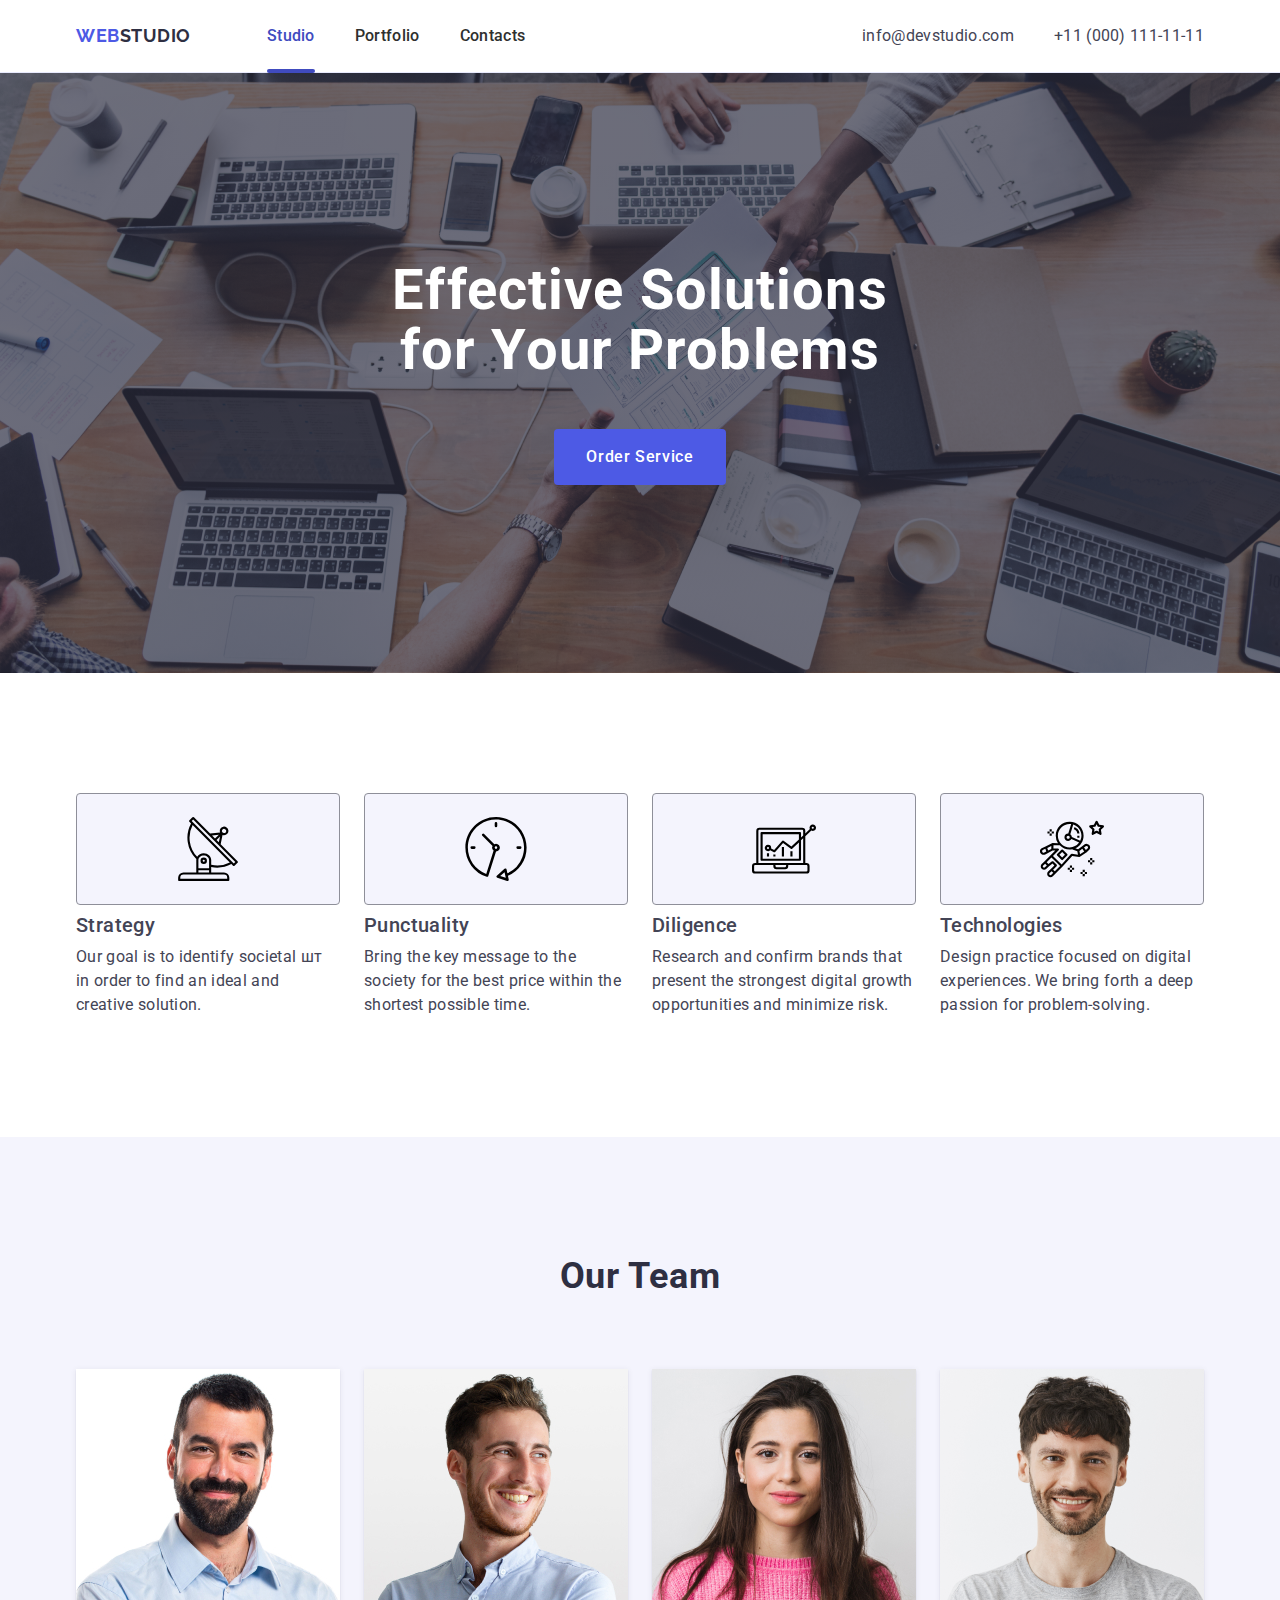
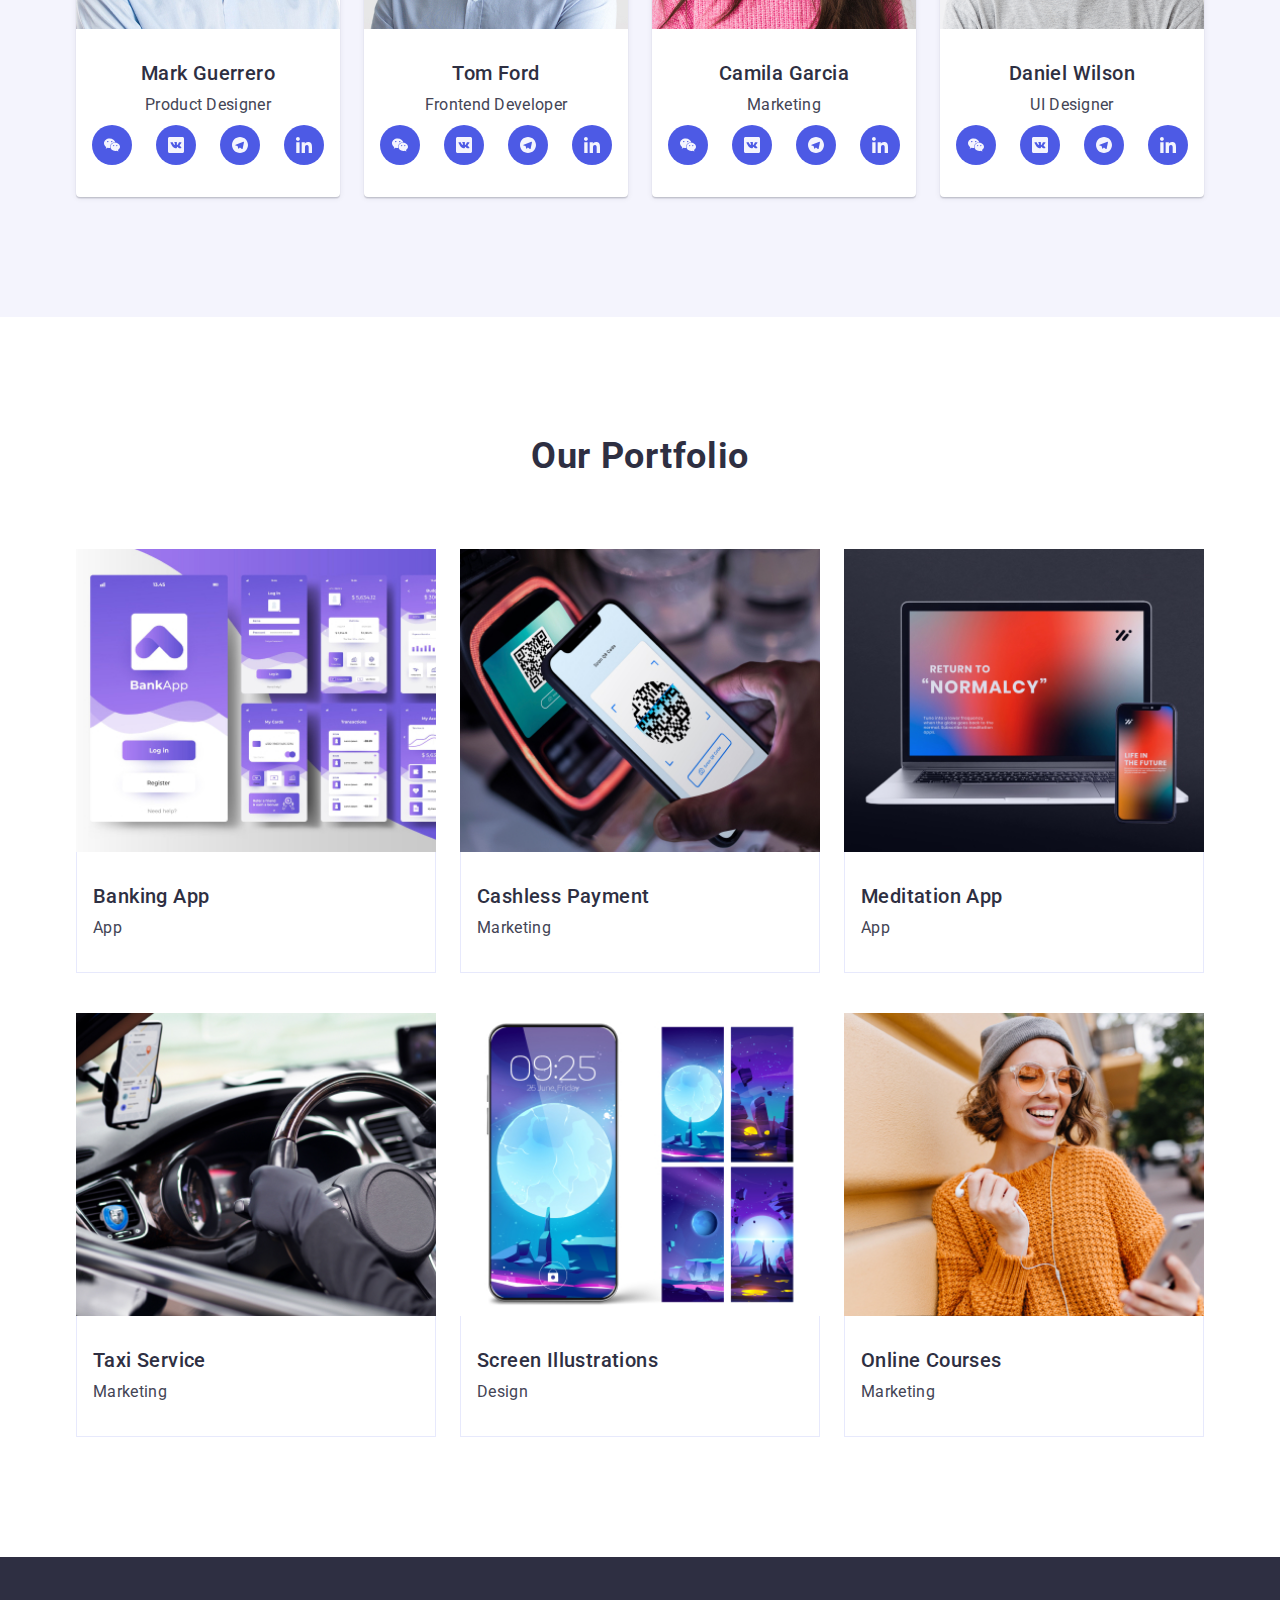
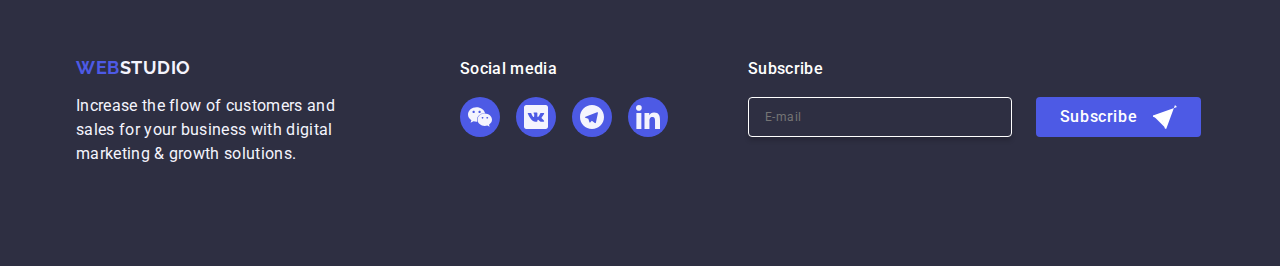
<file: index.html>
<!DOCTYPE html>
<html lang="en">
<head>
    <meta charset="UTF-8">
    <meta name="viewport" content="width=device-width, initial-scale=1.0">
    <link rel="stylesheet" href="https://cdnjs.cloudflare.com/ajax/libs/modern-normalize/2.0.0/modern-normalize.min.css">
    <link rel="stylesheet" href="./src/css/style.css">
    <link rel="preconnect" href="https://fonts.googleapis.com">
    <link rel="preconnect" href="https://fonts.gstatic.com" crossorigin>
    <link href="https://fonts.googleapis.com/css2?family=Raleway:wght@700&family=Roboto:wght@400;500;700&display=swap" rel="stylesheet">
    <link rel="icon" href="./src/images/twitter-1.svg">
    <link rel="stylesheet" href="./src/css/fonts.css">
    <title>Web Studio</title>
</head>
<body>
     <header class="header">
            <div class="container header_wrapper">   
                <nav class="navigation">
                    <a href="./index.html" class="logo">Web<span class="logo_span">Studio</span></a> 
                    <ul class="nav_list">
                        <li class="nav_list_item "><a href="#" class="nav_list_a current ">Studio</a></li>
                        <li class="nav_list_item"><a href="#" class="nav_list_a ">Portfolio</a></li>
                        <li class="nav_list_item"><a href="#" class="nav_list_a ">Contacts</a></li>
                    </ul>
        
                </nav>
                <address class="address">
                    <ul class="address_list">
                        <li class="address_list_item"><a href="mailto:info@devstudio.com" class="address_a">info@devstudio.com</a></li>
                        <li class="address_list_item"><a  href="tel:+110001111111" class="address_a">+11 (000) 111-11-11</a></li>
                    </ul>
                </address>
            </div>
    </header>

    <main>
        <section class="hero">
            <div class="container">
                <h1 class="title">Effective Solutions for Your Problems</h1>
                <button type="button" class="hero_btn" id="btn_order">Order Service</button>

            </div>
        </section>
         <section class="plan">
            <div class="container">
                <h2 class="plan_title visually-hidden"></h2>

                <ul class="plan_list">
                    <li class="plan_list_item">
                        <div class="plan_icon">
                            <svg class="plan_icon_svg" width="64" height="64">
                                <use href="./src/images/icons.svg#icon-antenna"></use>
                            </svg>
                        </div>
                        <h3 class="plan_list_title">Strategy</h3>
                        <p class="plan_text">Our goal is to identify societal шт in order to find an ideal and creative solution. </p>
                    </li>
                    <li class="plan_list_item">
                        <div class="plan_icon">
                            <svg class="plan_icon_svg" width="64" height="64">
                                <use href ="./src/images/icons.svg#icon-clock"></use>
                            </svg>
                        </div>
                        <h3 class="plan_list_title">Punctuality</h3>
                        <p class="plan_text">Bring the key message to the society  for the best price within the shortest possible time.</p>
                    </li >
                    <li class="plan_list_item">
                        <div class="plan_icon">
                            <svg class="plan_icon_svg" width="64" height="64">
                                <use href ="./src/images/icons.svg#icon-diagram"></use>
                            </svg>
                        </div>
                        <h3 class="plan_list_title">Diligence</h3>
                        <p class="plan_text">Research and confirm brands that present the strongest digital growth opportunities and minimize risk.</p>
                    </li>
                    <li class="plan_list_item">
                        <div class="plan_icon">
                            <svg class="plan_icon_svg" width="64" height="64">
                                <use href ="./src/images/icons.svg#icon-astronaut"></use>
                            </svg>
                        </div>
                        <h3 class="plan_list_title">Technologies</h3>
                        <p class="plan_text">Design practice focused on digital experiences. We bring forth a deep passion for problem-solving.</p>
                    </li>
                </ul>
            </div>
        </section> 
        <section class="team">
            <div class="container">
                <h2 class="team_title">Our Team</h2>
                <ul class="team_list">
                    <li class="team_list_item">
                        <a href="/team.html"><img srcset="./src/images/team/img1.png 1x, ./src/images/team/img1-2x.png 2x" src="./src/images/team/img1.png" alt="Mark Guerrero" width="264" height="260"></a>
                        <div class="team_text_wrapper">
                            <a href="./team.html"><h3 class="team_list_title color-change">Mark Guerrero</h3></a>
                            <p class="team_list_text text_space color-change">Product Designer</p>
                            <ul class="team_icon_list">
                                <li class="team_icon_list_item">
                                    <a href="#" class="team_icon_a">
                                        <svg class="soc_icon_svg" width="16" height="16">
                                            <use href ="./src/images/symbol-defs.svg#icon-wechat"></use>
                                        </svg>
                                    </a>
                                </li>
                                <li class="team_icon_list_item">
                                    <a href="#" class="team_icon_a">
                                        <svg class="soc_icon_svg" width="16" height="16">
                                            <use href ="./src/images/symbol-defs.svg#icon-vk"></use>
                                        </svg>
                                    </a>
                                </li>
                                <li class="team_icon_list_item">
                                    <a href="#" class="team_icon_a">
                                        <svg class="soc_icon_svg" width="16" height="16">
                                            <use href ="./src/images/symbol-defs.svg#icon-telegram"></use>
                                        </svg>
                                    </a>
                                </li>
                                <li class="team_icon_list_item">
                                    <a href="#" class="team_icon_a">
                                        <svg class="soc_icon_svg" width="16" height="16">
                                            <use href ="./src/images/icons.svg#icon-linkedin-1"></use>
                                        </svg>
                                    </a>
                                </li>
                            </ul>
                        </div>
                    </li>
                    <li class="team_list_item">
                        <img srcset="./src/images/team/img2.jpg 1x, ./src/images/team/img2-2x.png 2x" src="./src/images/team/img2.jpg" alt="Tom Ford" width="264" height="260">
                        <div class="team_text_wrapper">
                            <a href="./team.html"><h3 class="team_list_title color-change">Tom Ford</h3></a>
                            <p class="team_list_text text_space exclude-color-change">Frontend Developer</p>
                            <ul class="team_icon_list">
                                <li class="team_icon_list_item">
                                    <a href="#" class="team_icon_a">
                                        <svg class="soc_icon_svg" width="16" height="16">
                                            <use href ="./src/images/symbol-defs.svg#icon-wechat"></use>
                                        </svg>
                                    </a>
                                </li>
                                <li class="team_icon_list_item">
                                    <a href="#" class="team_icon_a">
                                        <svg class="soc_icon_svg" width="16" height="16">
                                            <use href ="./src/images/symbol-defs.svg#icon-vk"></use>
                                        </svg>
                                    </a>
                                </li>
                                <li class="team_icon_list_item">
                                    <a href="#" class="team_icon_a">
                                        <svg class="soc_icon_svg" width="16" height="16">
                                            <use href ="./src/images/symbol-defs.svg#icon-telegram"></use>
                                        </svg>
                                    </a>
                                </li>
                                <li class="team_icon_list_item">
                                    <a href="#" class="team_icon_a">
                                        <svg class="soc_icon_svg" width="16" height="16">
                                            <use href ="./src/images/icons.svg#icon-linkedin-1"></use>
                                        </svg>
                                    </a>
                                </li>
                            </ul>
                        </div>
                    </li>
                    <li class="team_list_item">
                        <img srcset="./src/images/team/img3.jpg 1x, ./src/images/team/img3-2x.png 2x" src="./src/images/team/img3.jpg" alt="Camila Garcia" width="264" height="260">
                        <div class="team_text_wrapper">
                            <a href="./team.html"><h3 class="team_list_title color-change">Camila Garcia</h3></a>
                            <p class="team_list_text text_space color-change">Marketing</p>
                            <ul class="team_icon_list">
                                <li class="team_icon_list_item">
                                    <a href="#" class="team_icon_a">
                                        <svg class="soc_icon_svg" width="16" height="16">
                                            <use href ="./src/images/symbol-defs.svg#icon-wechat"></use>
                                        </svg>
                                    </a>
                                </li>
                                <li class="team_icon_list_item">
                                    <a href="#" class="team_icon_a">
                                        <svg class="soc_icon_svg" width="16" height="16">
                                            <use href ="./src/images/symbol-defs.svg#icon-vk"></use>
                                        </svg>
                                    </a>
                                </li>
                                <li class="team_icon_list_item">
                                    <a href="#" class="team_icon_a">
                                        <svg class="soc_icon_svg" width="16" height="16">
                                            <use href ="./src/images/symbol-defs.svg#icon-telegram"></use>
                                        </svg>
                                    </a>
                                </li>
                                <li class="team_icon_list_item">
                                    <a href="#" class="team_icon_a">
                                        <svg class="soc_icon_svg" width="16" height="16">
                                            <use href ="./src/images/icons.svg#icon-linkedin-1"></use>
                                        </svg>
                                    </a>
                                </li>
                            </ul>
                        </div>
                    </li>
                    <li class="team_list_item">
                        <img srcset="./src/images/team/img4.png 1x, ./src/images/team/img4-2x.png 2x" src="./src/images/team/img4.png" alt="Daniel Wilson" width="264" height="260">
                        <div class="team_text_wrapper">
                            <a href="./team.html"><h3 class="team_list_title color-change">Daniel Wilson</h3></a>
                            <p class="team_list_text text_space color-change">UI Designer</p>
                            <ul class="team_icon_list">
                                <li class="team_icon_list_item">
                                    <a href="#" class="team_icon_a">
                                        <svg class="soc_icon_svg" width="16" height="16">
                                            <use href ="./src/images/symbol-defs.svg#icon-wechat"></use>
                                        </svg>
                                    </a>
                                </li>
                                <li class="team_icon_list_item">
                                    <a href="#" class="team_icon_a">
                                        <svg class="soc_icon_svg" width="16" height="16">
                                            <use href ="./src/images/symbol-defs.svg#icon-vk"></use>
                                        </svg>
                                    </a>
                                </li>
                                <li class="team_icon_list_item">
                                    <a href="#" class="team_icon_a">
                                        <svg class="soc_icon_svg" width="16" height="16">
                                            <use href ="./src/images/symbol-defs.svg#icon-telegram"></use>
                                        </svg>
                                    </a>
                                </li>
                                <li class="team_icon_list_item">
                                    <a href="#" class="team_icon_a">
                                        <svg class="soc_icon_svg" width="16" height="16">
                                            <use href ="./src/images/icons.svg#icon-linkedin-1"></use>
                                        </svg>
                                    </a>
                                </li>
                            </ul>
                        </div>
                    </li>
                </ul>
            </div>
        </section> 
         <section class="portfolio">
            <div class="container">
                <h2 class="portfolio_title port_special">Our Portfolio</h2>
                <ul class="port_inf">
                    <li class="port_list_item">                      
                        <div class="portfolio_img">
                            <picture>
                                <source media="(max-width:767px)" srcset="./src/images/portf/bank_app-m-1x.jpg 1x, ./src/images/portf/bank_app-m-2x.jpg 2x"/>
                                <source media="(min-width:768px)" srcset="./src/images/portf/bank_app-t-1x.jpg 1x, ./src/images/portf/bank_app-t-2x.jpg 2x"/>
                                <source media="(max-width:1158px)" srcset="./src/images/portf/bank_app.jpg 1x, ./src/images/portf/bank_app-2x.jpg 2x"/>
                                <img srcset="./src/images/portf/bank_app.jpg 1x, ./src/images/portf/bank_app-2x.jpg 2x" src="./src/images/portf/bank_app.jpg" alt="bank_app" width="360" >
                            </picture>
                            <p class="portfolio_img_text">14 Stylish and User-Friendly App Design Concepts · Task Manager App · Calorie Tracker App · Exotic Fruit Ecommerce App · Cloud Storage App</p>
                        </div>
                        <a href="./banking_app.html" >
                            <div class="port_list_text_wrapper">
                                <h3 class="portfolio_list_title">Banking App</h3>
                                <p class="port_list_text">App</p>
                            </div>
                        </a>
                    </li>
                    <li class="port_list_item">
                        <div class="portfolio_img">
                            <picture>
                                <source media="(max-width:767px)" srcset="./src/images/portf/cash_pay.jpg 1x, ./src/images/portf/cash_pay-m-2x.jpg 2x"/>
                                <source media="(min-width:768px)" srcset="./src/images/portf/cash_pay-t-1x.jpg 1x, ./src/images/portf/cash_pay-t-2x.jpg 2x"/>
                                <source media="(max-width:1158px)" srcset="./src/images/portf/cash_pay.jpg 1x, ./src/images/portf/cash_pay-2x.jpg 2x"/>
                                <img srcset="./src/images/portf/cash_pay.jpg 1x, ./src/images/portf/cash_pay-2x.jpg 2x" src="./src/images/portf/cash_pay.jpg" alt="cash_pay" width="360"  >    
                            </picture>
                            <p class="portfolio_img_text">14 Stylish and User-Friendly App Design Concepts · Task Manager App · Calorie Tracker App · Exotic Fruit Ecommerce App · Cloud Storage App</p>
                        </div>
                        <div class="port_list_text_wrapper">
                            <h3 class="portfolio_list_title">Cashless Payment</h3>
                            <p class="port_list_text">Marketing</p>
                        </div>
                    </li>
                    <li class="port_list_item">
                        <div class="portfolio_img">
                            <picture>
                                <source media="(max-width:767px)" srcset="./src/images/portf/med_app-m-1x.jpg 1x, ./src/images/portf/med_app-m-2x.jpg 2x"/>
                                <source media="(min-width:768px)" srcset="./src/images/portf/med_app-t-1x.jpg 1x, ./src/images/portf/med_app-t-2x.jpg 2x"/>
                                <source media="(max-width:1158px)" srcset="./src/images/portf/med_app.jpg 1x, ./src/images/portf/med_app-2x.jpg 2x"/>
                                <img srcset="./src/images/portf/med_app.jpg 1x, ./src/images/portf/med_app-2x.jpg 2x" src="./src/images/portf/med_app.jpg" alt="med_app" width="360" >
                            </picture>
                            <p class="portfolio_img_text">14 Stylish and User-Friendly App Design Concepts · Task Manager App · Calorie Tracker App · Exotic Fruit Ecommerce App · Cloud Storage App</p>
                        </div>
                        <div class="port_list_text_wrapper">
                            <h3 class="portfolio_list_title">Meditation App</h3>
                            <p class="port_list_text">App</p>
                        </div>
                    </li>
                    <li class="port_list_item">
                        <div class="portfolio_img">
                            <picture>
                                <source media="(max-width:767px)" srcset="./src/images/portf/taxi-m-1x.jpg 1x, ./src/images/portf/taxi-m-2x.jpg 2x"/>
                                <source media="(min-width:768px)" srcset="./src/images/portf/taxi-t-1x.jpg 1x, ./src/images/portf/taxi-t-2x.jpg 2x"/>
                                <source media="(max-width:1158px)" srcset="./src/images/portf/taxi.jpg 1x, ./src/images/portf/taxi-2x.jpg 2x"/>
                                <img srcset="./src/images/portf/taxi.jpg 1x, ./src/images/portf/taxi-2x.jpg 2x" src="./src/images/portf/taxi.jpg" alt="taxi" width="360" height="300">
                                
                            </picture>
                            <p class="portfolio_img_text">14 Stylish and User-Friendly App Design Concepts · Task Manager App · Calorie Tracker App · Exotic Fruit Ecommerce App · Cloud Storage App</p>
                        </div>
                        <a href="./Taxi.html" >
                            <div class="port_list_text_wrapper">
                                <h3 class="portfolio_list_title">Taxi Service</h3>
                                <p class="port_list_text">Marketing</p>
                            </div>
                        </a>
                    </li>
                    <li class="port_list_item">
                        <div class="portfolio_img">
                            <picture>
                                <source media="(max-width:767px)" srcset="./src/images/portf/screen-m-1x.jpg 1x, ./src/images/portf/screen-m-2x.jpg 2x"/>
                                <source media="(min-width:768px)" srcset="./src/images/portf/screen-t-1x.jpg 1x, ./src/images/portf/screen-t-2x.jpg 2x"/>
                                <source media="(max-width:1158px)" srcset="./src/images/portf/screen.jpg 1x, ./src/images/portf/screen-2x.jpg 2x"/>
                                <img srcset="./src/images/portf/screen.jpg 1x, ./src/images/portf/screen-2x.jpg 2x" src="./src/images/portf/screen.jpg" alt="screen" width="360"  >
                            </picture>
                            <p class="portfolio_img_text">14 Stylish and User-Friendly App Design Concepts · Task Manager App · Calorie Tracker App · Exotic Fruit Ecommerce App · Cloud Storage App</p>
                        </div>
                        <div class="port_list_text_wrapper">
                            <h3 class="portfolio_list_title">Screen Illustrations</h3>
                            <p class="port_list_text">Design</p>
                        </div>
                    </li>
                    <li class="port_list_item">
                        <div class="portfolio_img">
                            <picture>
                                <source media="(max-width:767px)" srcset="./src/images/portf/online-m-1x.jpg 1x, ./src/images/portf/online-m-2x.jpg 2x"/>
                                <source media="(min-width:768px)" srcset="./src/images/portf/online-t-1x.jpg 1x, ./src/images/portf/online-t-2x.jpg 2x"/>
                                <source media="(max-width:1158px)" srcset="./src/images/portf/online.jpg 1x, ./src/images/portf/online-2x.jpg 2x"/>
                                <img srcset="./src/images/portf/online.jpg 1x, ./src/images/portf/online-2x.jpg 2x" src="./src/images/portf/online.jpg" alt="online" width="360"  >
                                
                            </picture>
                            <p class="portfolio_img_text">14 Stylish and User-Friendly App Design Concepts · Task Manager App · Calorie Tracker App · Exotic Fruit Ecommerce App · Cloud Storage App</p>
                        </div>
                        <div class="port_list_text_wrapper">
                            <h3 class="portfolio_list_title">Online Courses</h3>
                            <p class="port_list_text">Marketing</p>
                        </div>
                    </li>
                </ul>
            </div>
        </section> 
    </main>
     <footer class="footer">
        <div class="container footer_wrap">
            <div class="footer_info_left">
                <a href="./index.html" class="logo footer_logo">Web<span class="footer_span">Studio</span></a>
                <p class="footer_text">Increase the flow of customers and sales for your business with digital marketing & growth solutions.<p>
            </div>
            <div class="footer_info_right">
                <p class="footer_info_right_text">Social media</p>
                <ul class="footer_icon_list">
                    <li class="footer_icon_list_item">
                        <a href="#" class="footer_icon_a">
                            <svg class="soc_icon_svg" width="24" height="24">
                                <use href ="./src/images/symbol-defs.svg#icon-wechat"></use>
                            </svg>
                        </a>
                    </li>
                    <li class="footer_icon_list_item">
                        <a href="#" class="footer_icon_a">
                            <svg class="soc_icon_svg" width="24" height="24">
                                <use href ="./src/images/symbol-defs.svg#icon-vk"></use>
                            </svg>
                        </a>
                    </li>
                    <li class="footer_icon_list_item">
                        <a href="#" class="footer_icon_a">
                            <svg class="soc_icon_svg" width="24" height="24">
                                <use href ="./src/images/symbol-defs.svg#icon-telegram"></use>
                            </svg>
                        </a>
                    </li>
                    <li class="footer_icon_list_item">
                        <a href="#" class="footer_icon_a">
                            <svg class="soc_icon_svg" width="24" height="24">
                                <use href ="./src/images/icons.svg#icon-linkedin-1"></use>
                            </svg>
                        </a>
                    </li>
                </ul>
            </div>
            <div class="footer_form_wrapper">
                <p class="footer_form_text">Subscribe</p>
                <form  class="footer_form">
                    <label for="footer-input-form" class="footer_label">
                        <input type="email" name="footer-input" id="footer-input-form" class="footer_form_input"
                        placeholder="E-mail">
                    </label>
                    <button type="submit" class="footer_form_btn">Subscribe
                        <svg class="footer_form_icon" width="24" height="24">
                            <use href ="./src/images/icons.svg#icon-frame-3"></use>
                        </svg>
                    </button>
                </form>
            </div>
        </div>
    </footer> 
     <div class="back_drop " id="back_drop"> 
        <div class="modal">
            <button type="button" class="modal_close_btn" id="close_btn_modal">
                <svg class="modal_close_icon" width="8" height="8">
                    <use href="./src/images/icons.svg#icon-close-black"></use>
                </svg>
            </button>
            <p class="modal_title">Leave your contacts and we will call you back</p>
            <form class="modal_form">
                <div class="form_section">
                    <label class="modal_form_label" for="user-name">Name</label>
                    <div class="input_wrapper">
                        <input class="form_input" type="text" name="user-name" id="user-name">
                        <svg class="modal_icon" width="18" height="24">
                            <use href="./src/images/icons.svg#icon-person-black"></use>
                        </svg>
                    </div>
                </div>
                <div class="form_section">
                    <label class="modal_form_label" for="phone">Phone</label>
                    <div class="input_wrapper">
                        <input class="form_input" type="tel" name="phone" id="phone">
                        <svg class="modal_icon" width="18" height="24">
                            <use href="./src/images/icons.svg#icon-phone-black"></use>
                        </svg>
                    </div>
                </div>
                <div class="form_section">
                    <label class="modal_form_label" for="email">Email</label>
                    <div class="input_wrapper">
                        <input class="form_input" type="email" name="email" id="email">
                        <svg class="modal_icon" width="18" height="24">
                            <use href="./src/images/icons.svg#icon-email-black"></use>
                        </svg>
                    </div>
                </div>
                <div class="form_textarea">
                    <label for="user-comment" class="modal_form_label">Comment</label>
                    <textarea name="user-comment" id="user-comment" cols="30" rows="10"  placeholder="Text input" class="text_area"></textarea>
                </div>
                <div class="check_box">
                    <input type="checkbox" id="user-privacy"  value="true" name="user-privacy" class="check_box_input visually-hidden">
                    <label class="check_box_label" for="user-privacy">
                        <span class="check_box_span">
                            <svg class="span_icon" width="10" height="8">
                                <use href="./src/images/icons.svg#icon-vector"></use>
                            </svg>
                        </span> 
                        I accept the terms and conditions of the <a href="#" class="span_a">Privacy Policy</a></label>
                </div>
                <button class="form_btn" type="submit">Send</button>
            </form>
        </div>
    </div>
    <div class="menu " id="menu_main">
        <div class="div-menu">
          <button class="close-button-menu" type="button" id="close_menu_btn">
            <svg class="icon-close" width="8" height="8">
              <use href="./src/images/icons.svg#icon-close-black"></use>
            </svg>
          </button>
          <ul class="menu-list">
            <li class="menu-list-li">
              <a
                class="menu-list-first current"
                href="#"
                target="_blank"
                >Studio</a
              >
            </li>
            <li class="menu-list-li">
              <a class="menu-list-first" href="" target="_blank">Portfolio</a>
            </li>
            <li class="menu-list-li">
              <a class="menu-list-first" href="" target="_blank">Contacts</a>
            </li>
          </ul>
  
          <address class="menu-address">
            <ul class="menu-contacts-list">
              <li class="menu-list-li">
                <a class="menu-contacts current" href="tel:+110001111111"
                  >+11 (000) 111-11-11</a
                >
              </li>
              <li class="menu-list-li">
                <a class="menu-contacts" href="mailto:info@devstudio.com"
                  >info@devstudio.com</a
                >
              </li>
            </ul>
            <ul class="team_icon_list menu_gap">
                <li class="team_icon_list_item">
                    <a href="#" class="team_icon_a">
                        <svg class="soc_icon_svg" width="16" height="16">
                            <use href ="./src/images/symbol-defs.svg#icon-wechat"></use>
                        </svg>
                    </a>
                </li>
                <li class="team_icon_list_item">
                    <a href="#" class="team_icon_a">
                        <svg class="soc_icon_svg" width="16" height="16">
                            <use href ="./src/images/symbol-defs.svg#icon-vk"></use>
                        </svg>
                    </a>
                </li>
                <li class="team_icon_list_item">
                    <a href="#" class="team_icon_a">
                        <svg class="soc_icon_svg" width="16" height="16">
                            <use href ="./src/images/symbol-defs.svg#icon-telegram"></use>
                        </svg>
                    </a>
                </li>
                <li class="team_icon_list_item">
                    <a href="#" class="team_icon_a">
                        <svg class="soc_icon_svg" width="16" height="16">
                            <use href ="./src/images/icons.svg#icon-linkedin-1"></use>
                        </svg>
                    </a>
                </li>
            </ul>
          </address>
        </div>
      </div>
</body>
</html>
</file>
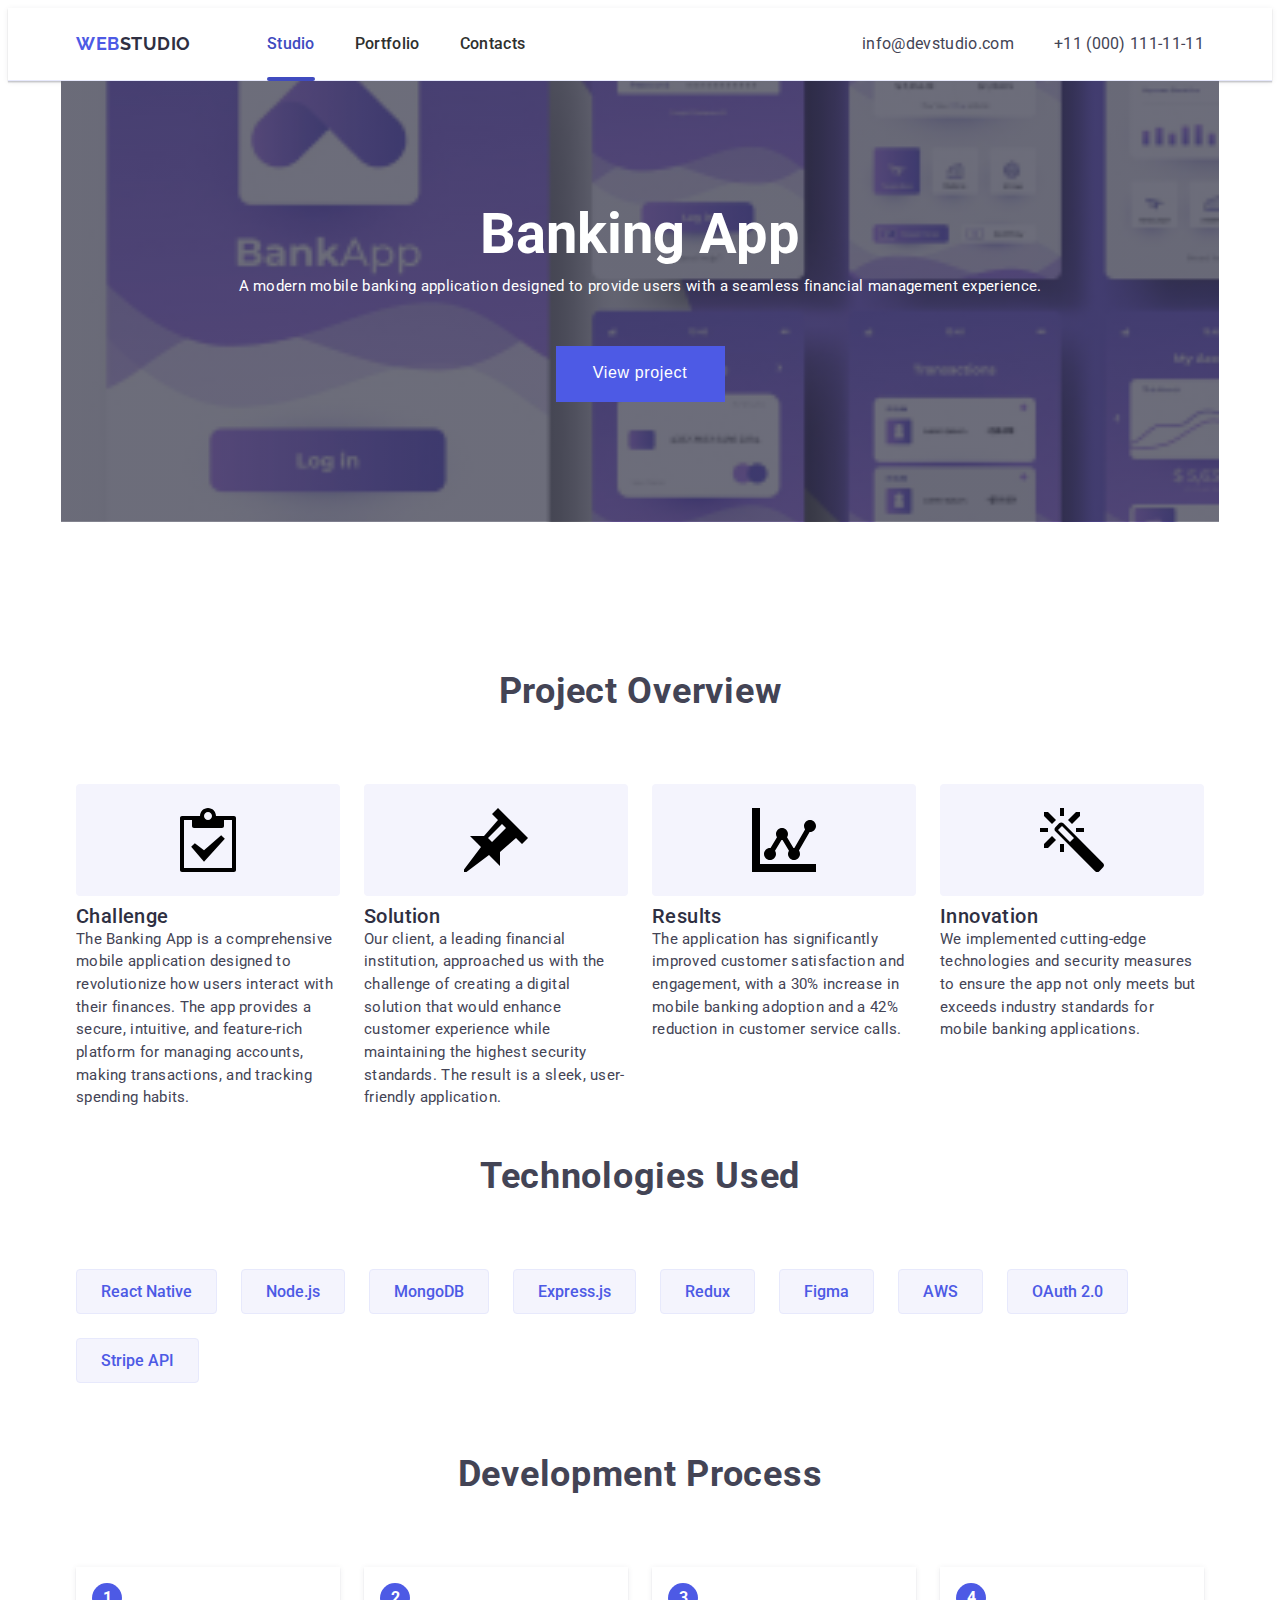
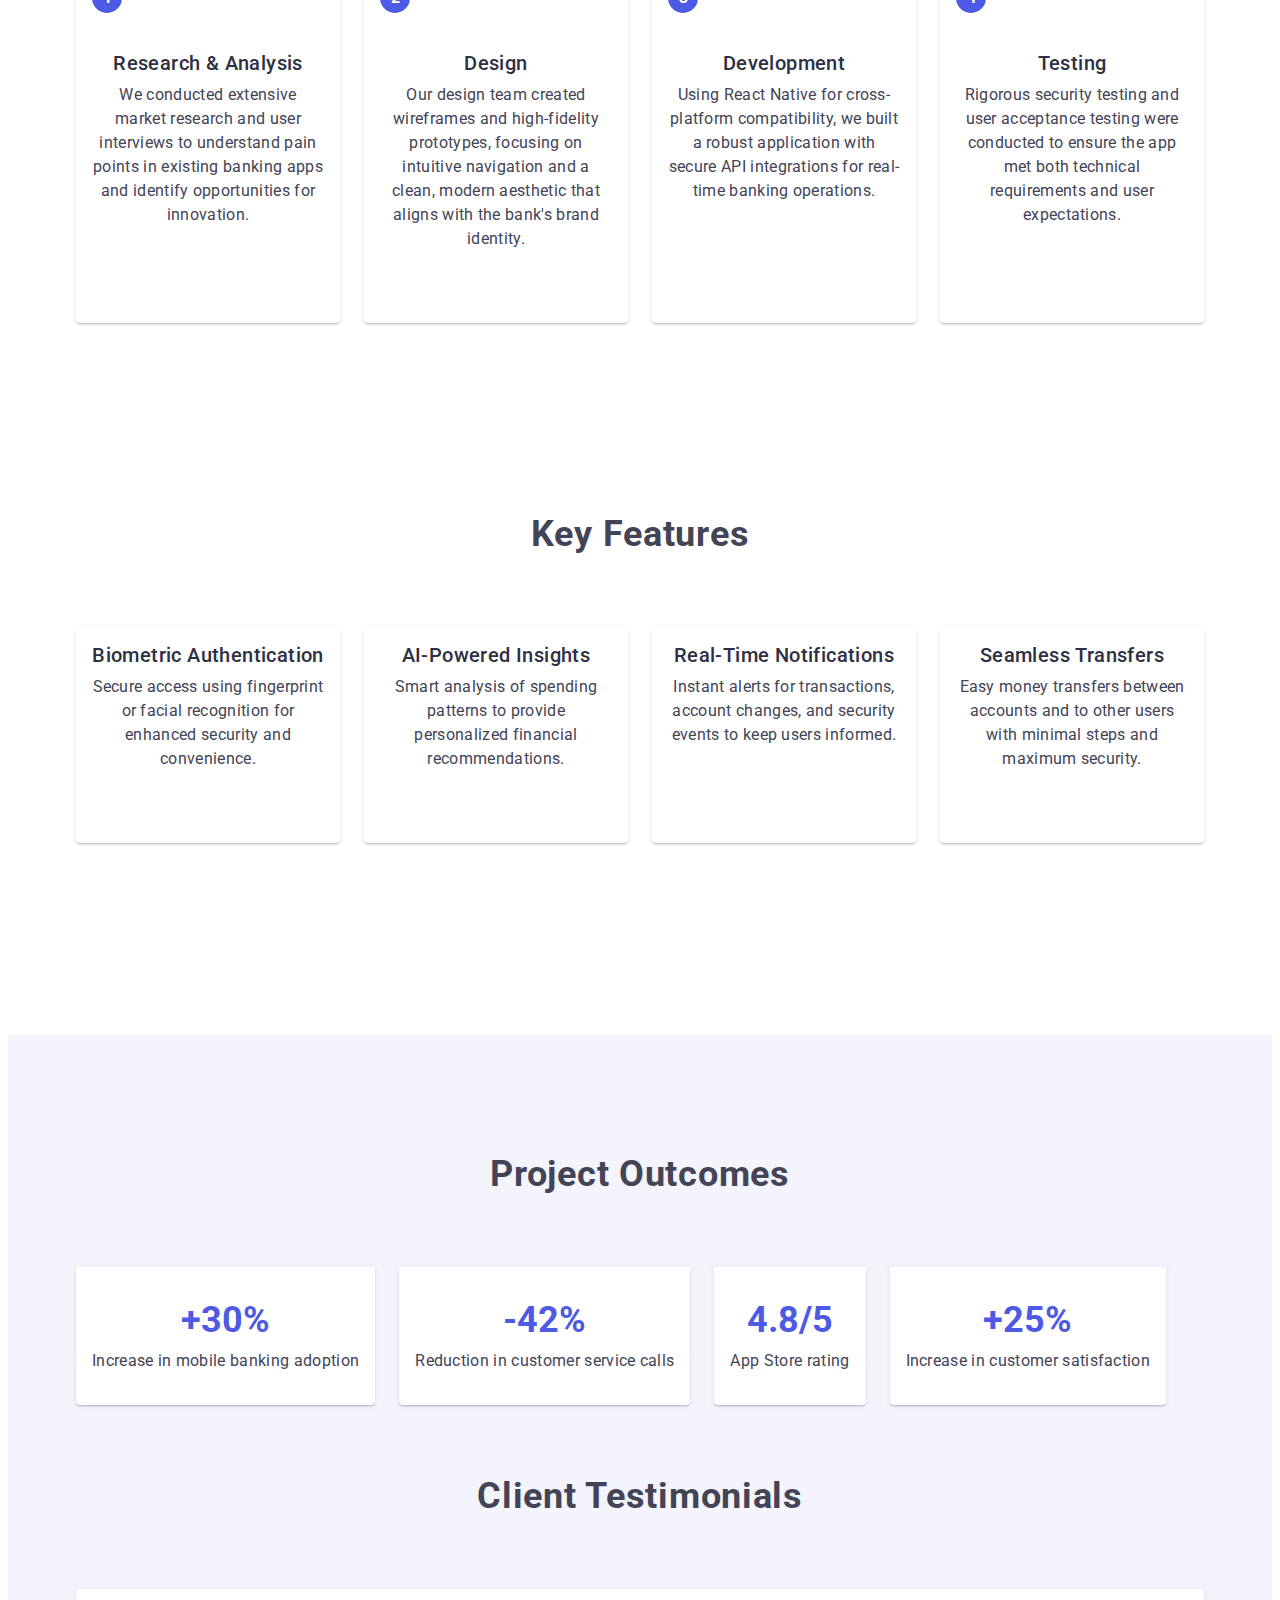
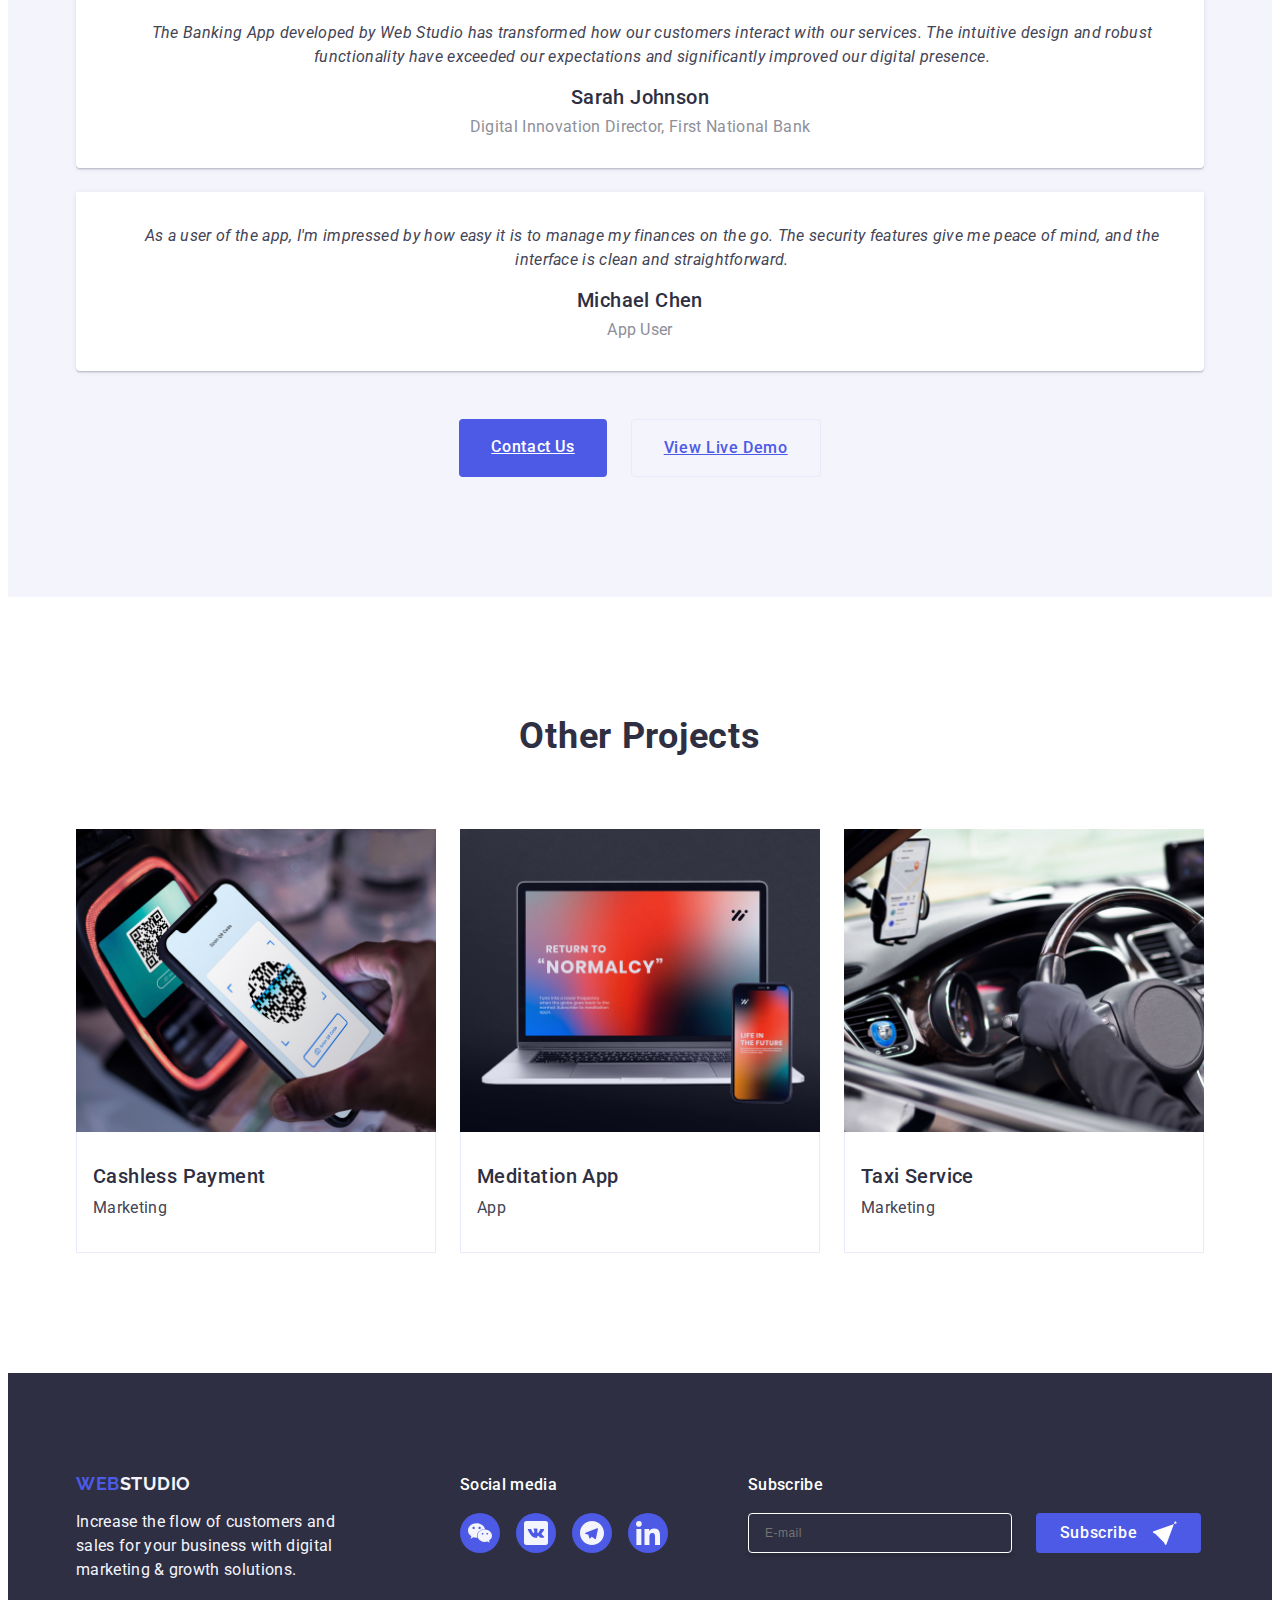
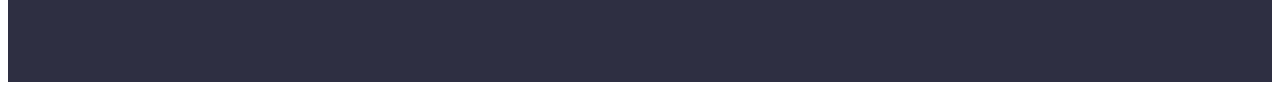
<file: banking_app.html>
<!DOCTYPE html>
<html lang="en">
<head>
    <meta charset="UTF-8">
    <meta name="viewport" content="width=device-width, initial-scale=1.0">
    <title>Banking App</title>
    <link rel="icon" href="./src/images/bank.png">
    <link rel="stylesheet" href="./src/css/banking_app.css">
    <link rel="stylesheet" href="./src/css/style.css">
    <link rel="stylesheet" href="./src/css/fonts.css">
</head>
<body>
    <header class="header">
        <div class="container header_wrapper">   
            <nav class="navigation">
                <a href="./index.html" class="logo">Web<span class="logo_span">Studio</span></a> 
                <ul class="nav_list">
                    <li class="nav_list_item "><a href="#" class="nav_list_a current ">Studio</a></li>
                    <li class="nav_list_item"><a href="#" class="nav_list_a ">Portfolio</a></li>
                    <li class="nav_list_item"><a href="#" class="nav_list_a ">Contacts</a></li>
                </ul>
            </nav>
            <address class="address">
                <ul class="address_list">
                    <li class="address_list_item"><a href="mailto:info@devstudio.com" class="address_a">info@devstudio.com</a></li>
                    <li class="address_list_item"><a  href="tel:+110001111111" class="address_a">+11 (000) 111-11-11</a></li>
                </ul>
            </address>
        </div>
    </header>
    <main>
        <section class="image_portfolio">
            <div class="container">
                <h1 class="h1">Banking App</h1>
                <p class="text_image_portfolio">A modern mobile banking application designed to provide users with a seamless financial management experience.</p>
                <button class="btn_image_portfolio">View project</button>
            </div>
        </section>
        <section class="overview">
            <div class="container">
                <h2 class="h2_title">Project Overview</h2>
                <ul class="overview_ul">
                    <li>
                        <div class="icon-container">
                            <svg width="64" height="64">
                                <use href="./src/images/symbol-defs.svg#icon-clipboard"></use>
                            </svg>
                        </div>
                        <h3 class="overview_title">Challenge</h3>
                        <p class="overview_text_title">The Banking App is a comprehensive mobile application designed to revolutionize how users interact with their finances. The app provides a secure, intuitive, and feature-rich platform for managing accounts, making transactions, and tracking spending habits.</p>
                    </li>
                    <li class="feature-item">
                        <div class="icon-container">
                            <svg width="64" height="64">
                                <use href="./src/images/symbol-defs.svg#icon-pushpin"></use>
                            </svg>
                        </div>
                        <h3 class="overview_title">Solution</h3>
                        <p class="overview_text_title">Our client, a leading financial institution, approached us with the challenge of creating a digital solution that would enhance customer experience while maintaining the highest security standards. The result is a sleek, user-friendly application.</p>
                    </li>
                    <li class="feature-item">
                        <div class="icon-container">
                            <svg width="64" height="64">
                                <use href="./src/images/symbol-defs.svg#icon-stats-dots"></use>
                            </svg>
                        </div>
                        <h3 class="overview_title">Results</h3>
                        <p class="overview_text_title">The application has significantly improved customer satisfaction and engagement, with a 30% increase in mobile banking adoption and a 42% reduction in customer service calls.</p>
                    </li>
                    <li class="feature-item">
                        <div class="icon-container">
                            <svg width="64" height="64">
                                <use href="./src/images/symbol-defs.svg#icon-magic-wand"></use>
                            </svg>
                        </div>
                        <h3 class="overview_title">Innovation</h3>
                        <p class="overview_text_title">We implemented cutting-edge technologies and security measures to ensure the app not only meets but exceeds industry standards for mobile banking applications.</p>
                    </li>
                </ul>
            </div>
        </section>
        <section>
            <div class="container">
                <h2 class="h2_title">Technologies Used</h2>
                <ul class="ul_list">
                    <li class="li_item_tec">React Native</li>
                    <li class="li_item_tec">Node.js</li>
                    <li class="li_item_tec">MongoDB</li>
                    <li class="li_item_tec">Express.js</li>
                    <li class="li_item_tec">Redux</li>
                    <li class="li_item_tec">Figma</li>
                    <li class="li_item_tec">AWS</li>
                    <li class="li_item_tec">OAuth 2.0</li>
                    <li class="li_item_tec">Stripe API</li>
                </ul>
                
                <h2 class="h2_title">Development Process</h2>
                <ul class="step">
                    <li class="li_step">
                        <div class="step_chislo"><p class="chislo_p">1</p></div>
                        <h3 class="step_title">Research & Analysis</h3>
                        <p class="step_text">We conducted extensive market research and user interviews to understand pain points in existing banking apps and identify opportunities for innovation.</p>
                    </li>
                    <li class="li_step">
                        <div class="step_chislo"><p class="chislo_p">2</p></div>
                        <h3 class="step_title">Design</h3>
                        <p class="step_text">Our design team created wireframes and high-fidelity prototypes, focusing on intuitive navigation and a clean, modern aesthetic that aligns with the bank's brand identity.</p>
                    </li>
                    <li class="li_step">
                        <div class="step_chislo"><p class="chislo_p">3</p></div>
                        <h3 class="step_title">Development</h3>
                        <p class="step_text">Using React Native for cross-platform compatibility, we built a robust application with secure API integrations for real-time banking operations.</p>
                    </li>
                    <li class="li_step">
                        <div class="step_chislo"><p class="chislo_p">4</p></div>
                        <h3 class="step_title">Testing</h3>
                        <p class="step_text">Rigorous security testing and user acceptance testing were conducted to ensure the app met both technical requirements and user expectations.</p>
                    </li>
                </ul>
            </div>
        </section>
        <section class="key_section">
            <div class="container">
                <h2 class="h2_title">Key Features</h2>
                <ul class="step">
                    <li class="li_step">
                        <h3 class="step_title">Biometric Authentication</h3>
                        <p class="step_text">Secure access using fingerprint or facial recognition for enhanced security and convenience.</p>
                    </li>
                    <li class="li_step">
                        <h3 class="step_title">AI-Powered Insights</h3>
                        <p class="step_text">Smart analysis of spending patterns to provide personalized financial recommendations.</p>
                    </li>
                    <li class="li_step">
                        <h3 class="step_title">Real-Time Notifications</h3>
                        <p class="step_text">Instant alerts for transactions, account changes, and security events to keep users informed.</p>
                    </li>
                    <li class="li_step">
                        <h3 class="step_title">Seamless Transfers</h3>
                        <p class="step_text">Easy money transfers between accounts and to other users with minimal steps and maximum security.</p>
                    </li>
                </ul>
            </div>
        </section>
        <section class="outcomes">
            <div class="container">
                <h2 class="h2_title">Project Outcomes</h2>
                <ul class="outcomes_list">
                    <li class="outcomes_item">
                        <p class="outcomes_rashet">+30%</p>
                        <p class="outcomes_text">Increase in mobile banking adoption</p>
                    </li>
                    <li class="outcomes_item">
                        <p class="outcomes_rashet">-42%</p>
                        <p class="outcomes_text">Reduction in customer service calls</p>
                    </li>
                    <li class="outcomes_item">
                        <p class="outcomes_rashet">4.8/5</p>
                        <p class="outcomes_text">App Store rating</p>
                    </li>
                    <li class="outcomes_item">
                        <p class="outcomes_rashet">+25%</p>
                        <p class="outcomes_text">Increase in customer satisfaction</p>
                    </li>
                </ul>
                
                <div class="testimonials">
                    <h2 class="h2_title">Client Testimonials</h2>
                    <div class="testimonial-otziv">
                        <p class="testimonial_text">The Banking App developed by Web Studio has transformed how our customers interact with our services. The intuitive design and robust functionality have exceeded our expectations and significantly improved our digital presence.</p>
                        <p class="testimonial_author">Sarah Johnson</p>
                        <p class="testimonial_dolsno">Digital Innovation Director, First National Bank</p>
                    </div>
                    <div class="testimonial-otziv">
                        <p class="testimonial_text">As a user of the app, I'm impressed by how easy it is to manage my finances on the go. The security features give me peace of mind, and the interface is clean and straightforward.</p>
                        <p class="testimonial_author">Michael Chen</p>
                        <p class="testimonial_dolsno">App User</p>
                    </div>
                </div>
                <div class="btn_testimonials">
                    <a id="btn_order" href="#" class="btn_contact" >Contact Us</a>
                    <a href="#" class="btn_view">View Live Demo</a>
                </div>
            </div>
        </section>
        <section class="portfolio">
            <div class="container">
                <h2 class="portfolio_title port_special">Other Projects</h2>
                <ul class="port_inf">
                    <li class="port_list_item">
                        <div class="portfolio_img">
                            <picture>
                                <source media="(max-width:767px)" srcset="./src/images/portf/cash_pay.jpg 1x, ./src/images/portf/cash_pay-m-2x.jpg 2x"/>
                                <source media="(min-width:768px)" srcset="./src/images/portf/cash_pay-t-1x.jpg 1x, ./src/images/portf/cash_pay-t-2x.jpg 2x"/>
                                <source media="(max-width:1158px)" srcset="./src/images/portf/cash_pay.jpg 1x, ./src/images/portf/cash_pay-2x.jpg 2x"/>
                                <img srcset="./src/images/portf/cash_pay.jpg 1x, ./src/images/portf/cash_pay-2x.jpg 2x" src="./src/images/portf/cash_pay.jpg" alt="cash_pay" width="360"  >    
                            </picture>
                            <p class="portfolio_img_text">14 Stylish and User-Friendly App Design Concepts · Task Manager App · Calorie Tracker App · Exotic Fruit Ecommerce App · Cloud Storage App</p>
                        </div>
                        <div class="port_list_text_wrapper">
                            <h3 class="portfolio_list_title">Cashless Payment</h3>
                            <p class="port_list_text">Marketing</p>
                        </div>
                    </li>
                    <li class="port_list_item">
                        <div class="portfolio_img">
                            <picture>
                                <source media="(max-width:767px)" srcset="./src/images/portf/med_app-m-1x.jpg 1x, ./src/images/portf/med_app-m-2x.jpg 2x"/>
                                <source media="(min-width:768px)" srcset="./src/images/portf/med_app-t-1x.jpg 1x, ./src/images/portf/med_app-t-2x.jpg 2x"/>
                                <source media="(max-width:1158px)" srcset="./src/images/portf/med_app.jpg 1x, ./src/images/portf/med_app-2x.jpg 2x"/>
                                <img srcset="./src/images/portf/med_app.jpg 1x, ./src/images/portf/med_app-2x.jpg 2x" src="./src/images/portf/med_app.jpg" alt="med_app" width="360" >
                            </picture>
                            <p class="portfolio_img_text">14 Stylish and User-Friendly App Design Concepts · Task Manager App · Calorie Tracker App · Exotic Fruit Ecommerce App · Cloud Storage App</p>
                        </div>
                        <div class="port_list_text_wrapper">
                            <h3 class="portfolio_list_title">Meditation App</h3>
                            <p class="port_list_text">App</p>
                        </div>
                    </li>
                    <li class="port_list_item">
                        <div class="portfolio_img">
                            <picture>
                                <source media="(max-width:767px)" srcset="./src/images/portf/taxi-m-1x.jpg 1x, ./src/images/portf/taxi-m-2x.jpg 2x"/>
                                <source media="(min-width:768px)" srcset="./src/images/portf/taxi-t-1x.jpg 1x, ./src/images/portf/taxi-t-2x.jpg 2x"/>
                                <source media="(max-width:1158px)" srcset="./src/images/portf/taxi.jpg 1x, ./src/images/portf/taxi-2x.jpg 2x"/>
                                <img srcset="./src/images/portf/taxi.jpg 1x, ./src/images/portf/taxi-2x.jpg 2x" src="./src/images/portf/taxi.jpg" alt="taxi" width="360" height="300">
                                
                            </picture>
                            <p class="portfolio_img_text">14 Stylish and User-Friendly App Design Concepts · Task Manager App · Calorie Tracker App · Exotic Fruit Ecommerce App · Cloud Storage App</p>
                        </div>
                        <a href="./Taxi.html">
                            <div class="port_list_text_wrapper">
                                <h3 class="portfolio_list_title">Taxi Service</h3>
                                <p class="port_list_text">Marketing</p>
                            </div>
                        </a>
                    </li>
                </ul>
            </div>
        </section>
    </main>
    <footer class="footer">
        <div class="container footer_wrap">
            <div class="footer_info_left">
                <a href="./index.html" class="logo footer_logo">Web<span class="footer_span">Studio</span></a>
                <p class="footer_text">Increase the flow of customers and sales for your business with digital marketing & growth solutions.<p>
            </div>
            <div class="footer_info_right">
                <p class="footer_info_right_text">Social media</p>
                <ul class="footer_icon_list">
                    <li class="footer_icon_list_item">
                        <a href="#" class="footer_icon_a">
                            <svg class="soc_icon_svg" width="24" height="24">
                                <use href ="./src/images/symbol-defs.svg#icon-wechat"></use>
                            </svg>
                        </a>
                    </li>
                    <li class="footer_icon_list_item">
                        <a href="#" class="footer_icon_a">
                            <svg class="soc_icon_svg" width="24" height="24">
                                <use href ="./src/images/symbol-defs.svg#icon-vk"></use>
                            </svg>
                        </a>
                    </li>
                    <li class="footer_icon_list_item">
                        <a href="#" class="footer_icon_a">
                            <svg class="soc_icon_svg" width="24" height="24">
                                <use href ="./src/images/symbol-defs.svg#icon-telegram"></use>
                            </svg>
                        </a>
                    </li>
                    <li class="footer_icon_list_item">
                        <a href="#" class="footer_icon_a">
                            <svg class="soc_icon_svg" width="24" height="24">
                                <use href ="./src/images/icons.svg#icon-linkedin-1"></use>
                            </svg>
                        </a>
                    </li>
                </ul>
            </div>
            <div class="footer_form_wrapper">
                <p class="footer_form_text">Subscribe</p>
                <form  class="footer_form">
                    <label for="footer-input-form" class="footer_label">
                        <input type="email" name="footer-input" id="footer-input-form" class="footer_form_input"
                        placeholder="E-mail">
                    </label>
                    <button type="submit" class="footer_form_btn">Subscribe
                        <svg class="footer_form_icon" width="24" height="24">
                            <use href ="./src/images/icons.svg#icon-frame-3"></use>
                        </svg>
                    </button>
                </form>
            </div>
        </div>
    </footer> 
</body>
</html>
</file>
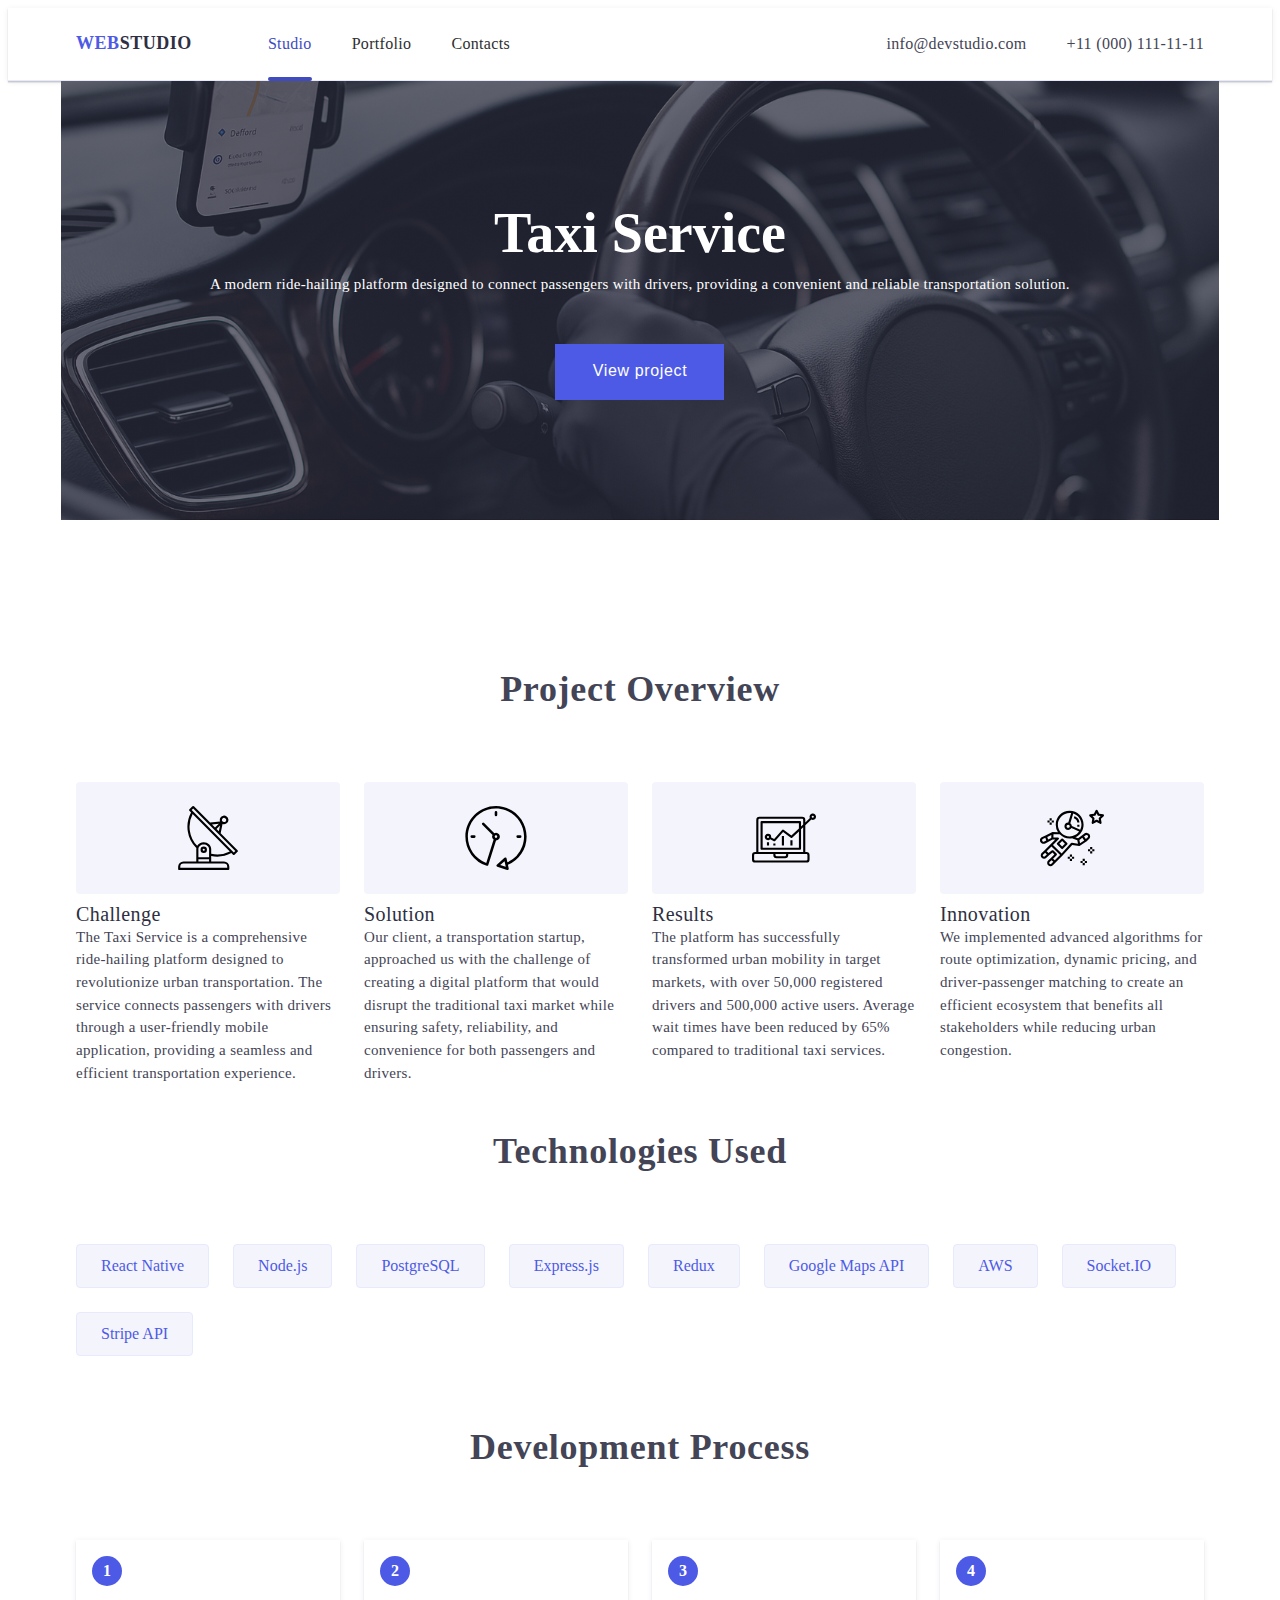
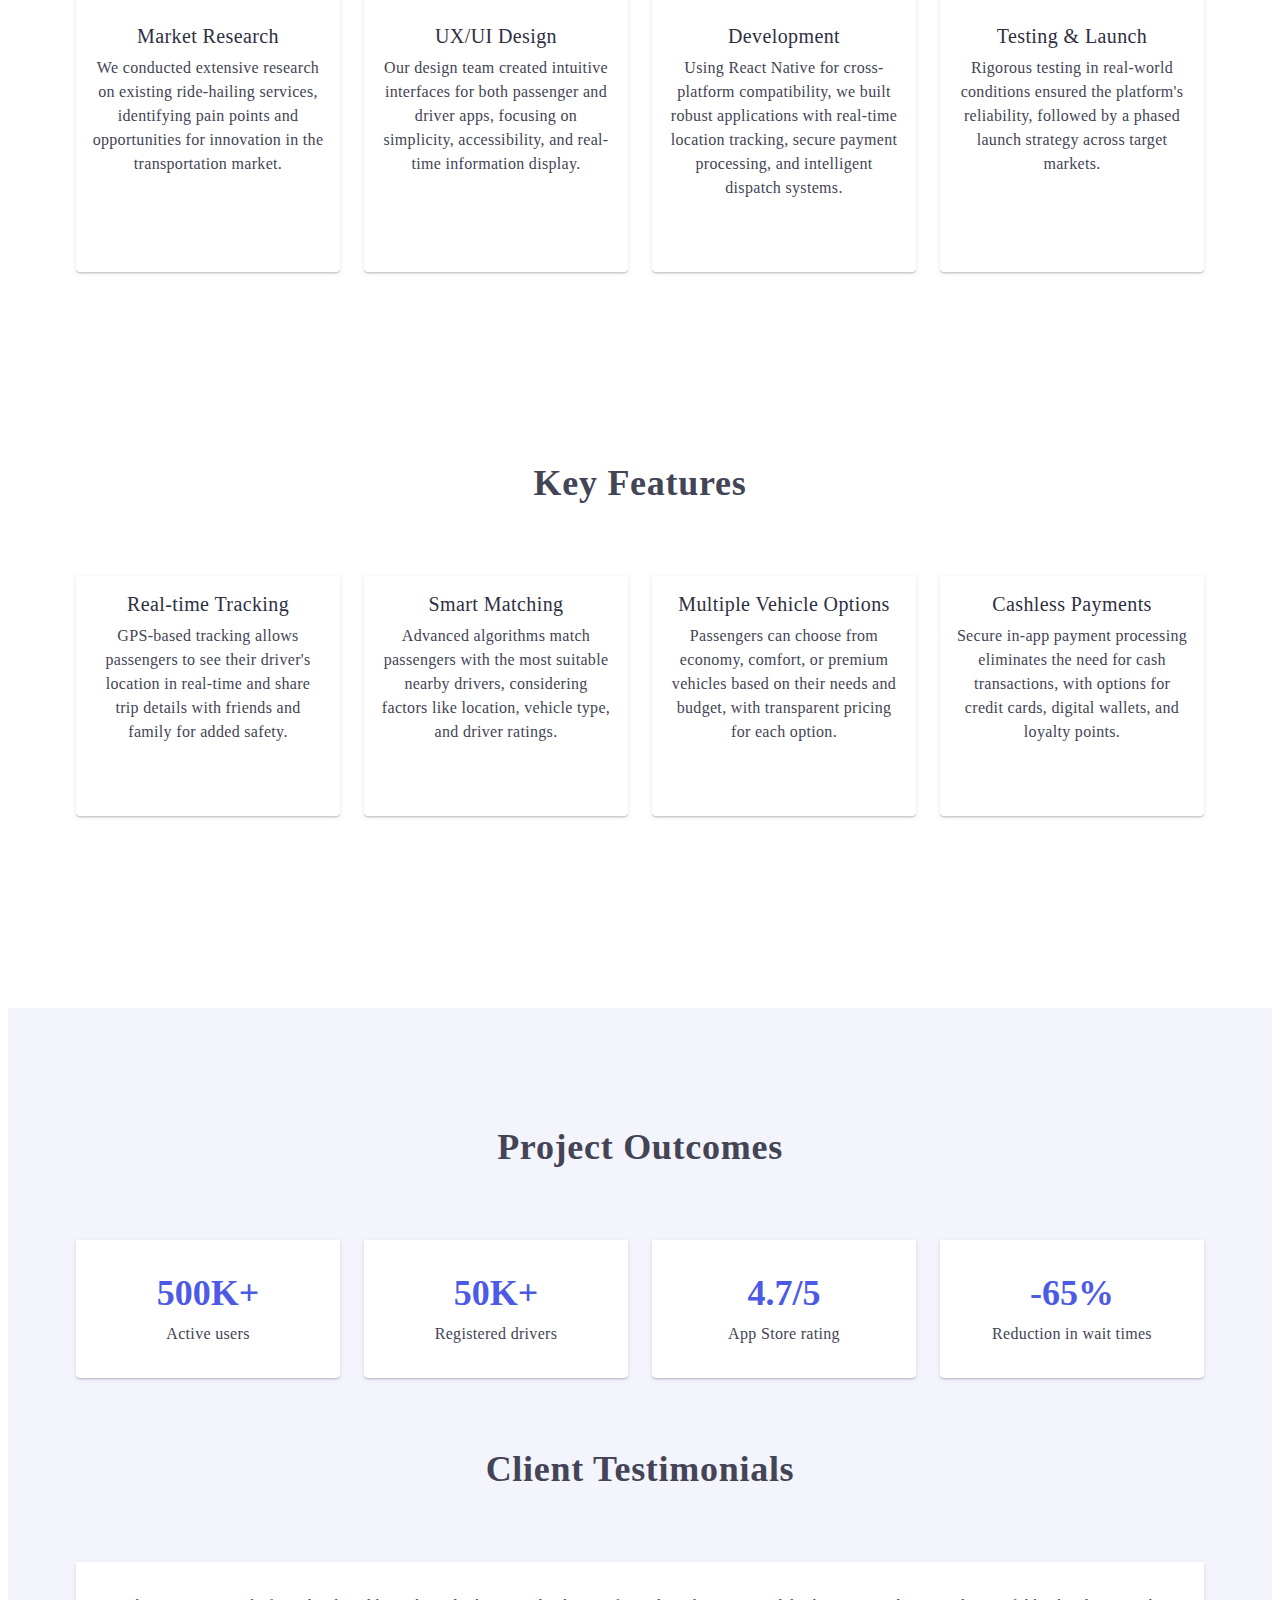
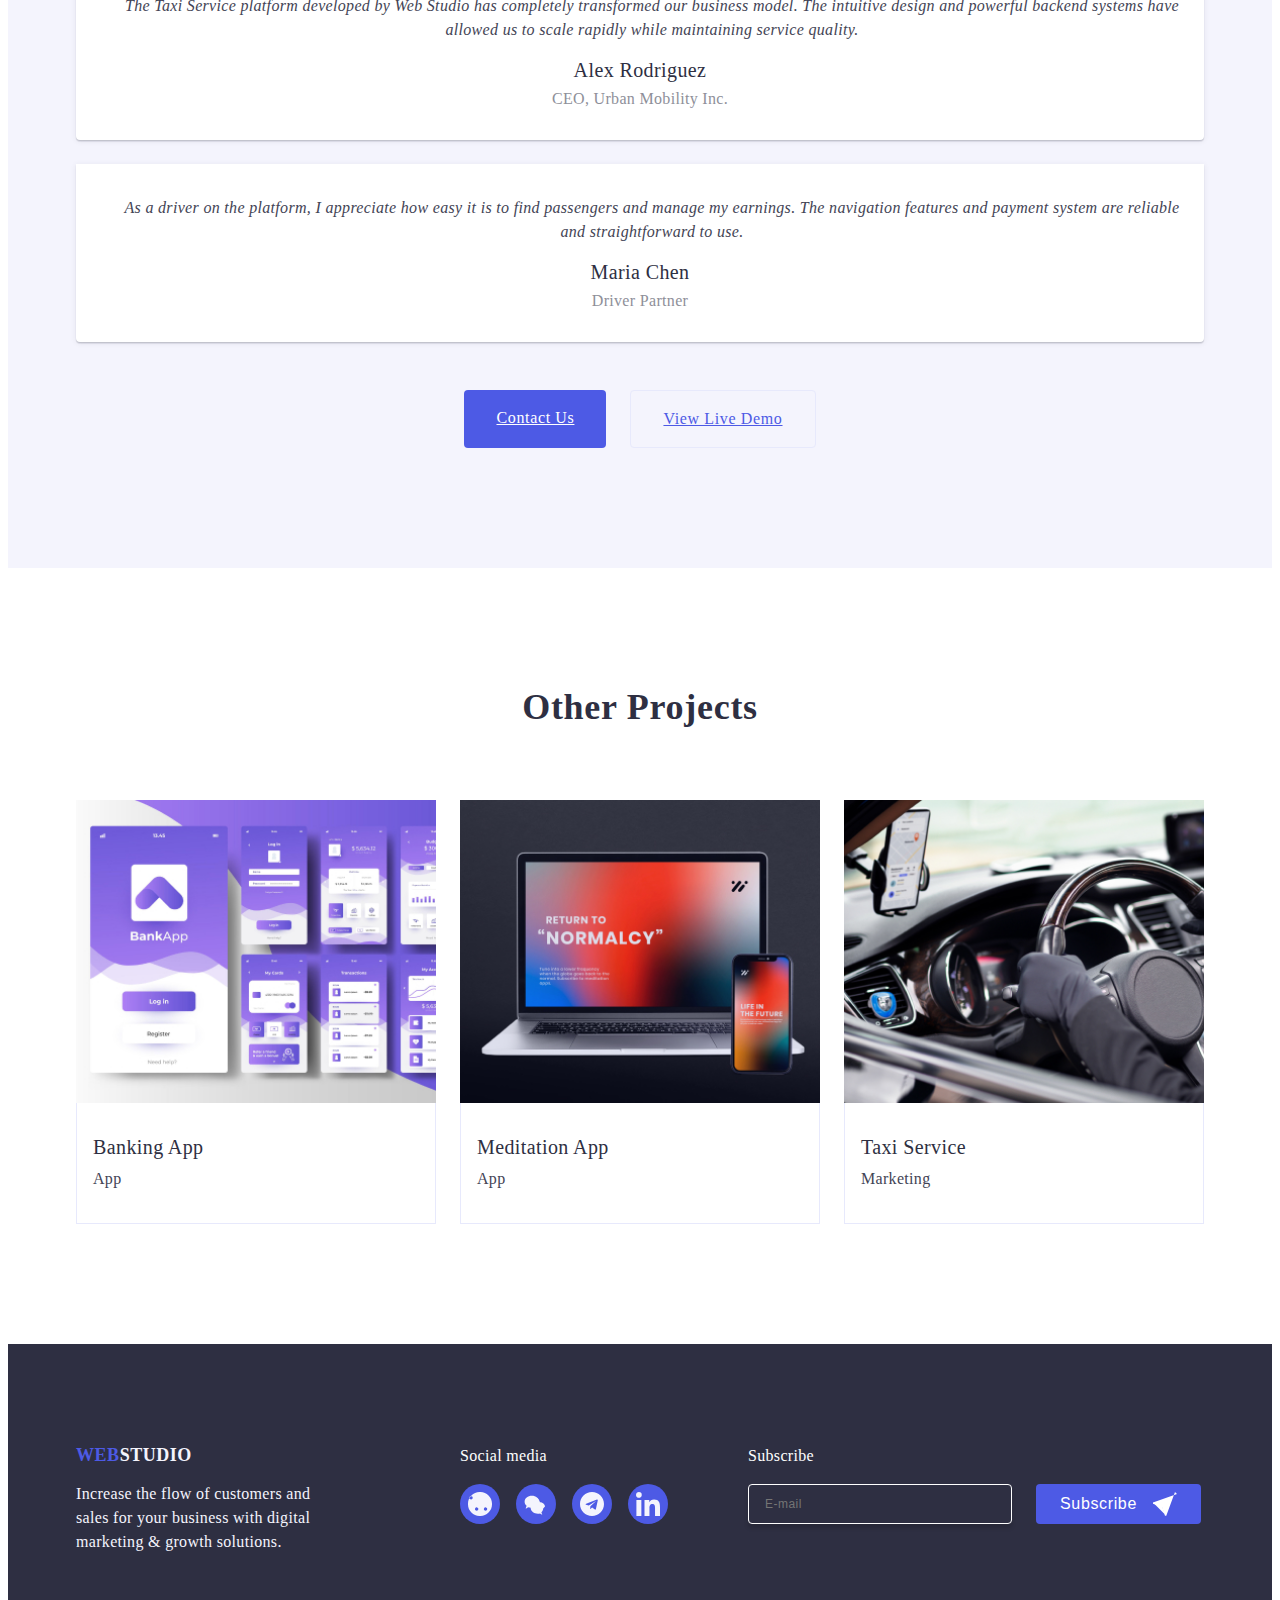
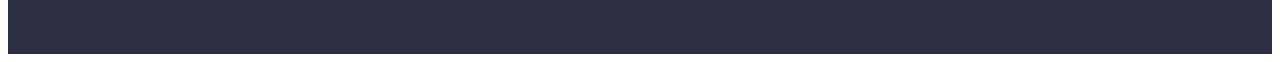
<file: Taxi.html>
<!DOCTYPE html>
<html lang="en">
<head>
    <meta charset="UTF-8">
    <meta name="viewport" content="width=device-width, initial-scale=1.0">
    <title>Taxi Service</title>
    <link rel="icon" href="./src/images/taxi.png">
    <link rel="stylesheet" href="./src/css/style.css">
    <link rel="stylesheet" href="./src/css/taxi.css">
</head>
<body>
    <header class="header">
        <div class="container header_wrapper">   
            <nav class="navigation">
                <a href="./index.html" class="logo">Web<span class="logo_span">Studio</span></a> 
                <ul class="nav_list">
                    <li class="nav_list_item "><a href="#" class="nav_list_a current ">Studio</a></li>
                    <li class="nav_list_item"><a href="#" class="nav_list_a ">Portfolio</a></li>
                    <li class="nav_list_item"><a href="#" class="nav_list_a ">Contacts</a></li>
                </ul>
            </nav>
            <address class="address">
                <ul class="address_list">
                    <li class="address_list_item"><a href="mailto:info@devstudio.com" class="address_a">info@devstudio.com</a></li>
                    <li class="address_list_item"><a  href="tel:+110001111111" class="address_a">+11 (000) 111-11-11</a></li>
                </ul>
            </address>
        </div>
    </header>
    <main>
        <section class="image_portfolio">
            <div class="container">
                <h1 class="h1">Taxi Service</h1>
                <p class="text_image_portfolio">A modern ride-hailing platform designed to connect passengers with drivers, providing a convenient and reliable transportation solution.</p>
                <button class="btn_image_portfolio">View project</button>
            </div>
        </section>
        <section class="overview">
            <div class="container">
                <h2 class="h2_title">Project Overview</h2>
                <ul class="overview_ul">
                    <li>
                        <div class="icon-container">
                            <svg width="64" height="64">
                                <use href="./src/images/icons.svg#icon-antenna"></use>
                            </svg>
                        </div>
                        <h3 class="overview_title">Challenge</h3>
                        <p class="overview_text_title">The Taxi Service is a comprehensive ride-hailing platform designed to revolutionize urban transportation. The service connects passengers with drivers through a user-friendly mobile application, providing a seamless and efficient transportation experience.</p>
                    </li>
                    <li class="feature-item">
                        <div class="icon-container">
                            <svg width="64" height="64">
                                <use href="./src/images/icons.svg#icon-clock"></use>
                            </svg>
                        </div>
                        <h3 class="overview_title">Solution</h3>
                        <p class="overview_text_title">Our client, a transportation startup, approached us with the challenge of creating a digital platform that would disrupt the traditional taxi market while ensuring safety, reliability, and convenience for both passengers and drivers.</p>
                    </li>
                    <li class="feature-item">
                        <div class="icon-container">
                            <svg width="64" height="64">
                                <use href="./src/images/icons.svg#icon-diagram"></use>
                            </svg>
                        </div>
                        <h3 class="overview_title">Results</h3>
                        <p class="overview_text_title">The platform has successfully transformed urban mobility in target markets, with over 50,000 registered drivers and 500,000 active users. Average wait times have been reduced by 65% compared to traditional taxi services.</p>
                    </li>
                    <li class="feature-item">
                        <div class="icon-container">
                            <svg width="64" height="64">
                                <use href="./src/images/icons.svg#icon-astronaut"></use>
                            </svg>
                        </div>
                        <h3 class="overview_title">Innovation</h3>
                        <p class="overview_text_title">We implemented advanced algorithms for route optimization, dynamic pricing, and driver-passenger matching to create an efficient ecosystem that benefits all stakeholders while reducing urban congestion.</p>
                    </li>
                </ul>
            </div>
        </section>
        <section>
            <div class="container">
                <h2 class="h2_title">Technologies Used</h2>
                <ul class="ul_list">
                    <li class="li_item_tec">React Native</li>
                    <li class="li_item_tec">Node.js</li>
                    <li class="li_item_tec">PostgreSQL</li>
                    <li class="li_item_tec">Express.js</li>
                    <li class="li_item_tec">Redux</li>
                    <li class="li_item_tec">Google Maps API</li>
                    <li class="li_item_tec">AWS</li>
                    <li class="li_item_tec">Socket.IO</li>
                    <li class="li_item_tec">Stripe API</li>
                </ul>
                
                <h2 class="h2_title">Development Process</h2>
                <ul class="step">
                    <li class="li_step">
                        <div class="step_chislo"><p class="chislo_p">1</p></div>
                        <h3 class="step_title">Market Research</h3>
                        <p class="step_text">We conducted extensive research on existing ride-hailing services, identifying pain points and opportunities for innovation in the transportation market.</p>
                    </li>
                    <li class="li_step">
                        <div class="step_chislo"><p class="chislo_p">2</p></div>
                        <h3 class="step_title">UX/UI Design</h3>
                        <p class="step_text">Our design team created intuitive interfaces for both passenger and driver apps, focusing on simplicity, accessibility, and real-time information display.</p>
                    </li>
                    <li class="li_step">
                        <div class="step_chislo"><p class="chislo_p">3</p></div>
                        <h3 class="step_title">Development</h3>
                        <p class="step_text">Using React Native for cross-platform compatibility, we built robust applications with real-time location tracking, secure payment processing, and intelligent dispatch systems.</p>
                    </li>
                    <li class="li_step">
                        <div class="step_chislo"><p class="chislo_p">4</p></div>
                        <h3 class="step_title">Testing & Launch</h3>
                        <p class="step_text">Rigorous testing in real-world conditions ensured the platform's reliability, followed by a phased launch strategy across target markets.</p>
                    </li>
                </ul>
            </div>
        </section>
        <section class="key_section">
            <div class="container">
                <h2 class="h2_title">Key Features</h2>
                <ul class="step">
                    <li class="li_step">
                        <h3 class="step_title">Real-time Tracking</h3>
                        <p class="step_text">GPS-based tracking allows passengers to see their driver's location in real-time and share trip details with friends and family for added safety.</p>
                    </li>
                    <li class="li_step">
                        <h3 class="step_title">Smart Matching</h3>
                        <p class="step_text">Advanced algorithms match passengers with the most suitable nearby drivers, considering factors like location, vehicle type, and driver ratings.</p>
                    </li>
                    <li class="li_step">
                        <h3 class="step_title">Multiple Vehicle Options</h3>
                        <p class="step_text">Passengers can choose from economy, comfort, or premium vehicles based on their needs and budget, with transparent pricing for each option.</p>
                    </li>
                    <li class="li_step">
                        <h3 class="step_title">Cashless Payments</h3>
                        <p class="step_text">Secure in-app payment processing eliminates the need for cash transactions, with options for credit cards, digital wallets, and loyalty points.</p>
                    </li>
                </ul>
            </div>
        </section>
        <section class="outcomes">
            <div class="container">
                <h2 class="h2_title">Project Outcomes</h2>
                <ul class="outcomes_list">
                    <li class="outcomes_item">
                        <p class="outcomes_rashet">500K+</p>
                        <p class="outcomes_text">Active users</p>
                    </li>
                    <li class="outcomes_item">
                        <p class="outcomes_rashet">50K+</p>
                        <p class="outcomes_text">Registered drivers</p>
                    </li>
                    <li class="outcomes_item">
                        <p class="outcomes_rashet">4.7/5</p>
                        <p class="outcomes_text">App Store rating</p>
                    </li>
                    <li class="outcomes_item">
                        <p class="outcomes_rashet">-65%</p>
                        <p class="outcomes_text">Reduction in wait times</p>
                    </li>
                </ul>
                
                <div class="testimonials">
                    <h2 class="h2_title">Client Testimonials</h2>
                    <div class="testimonial-otziv">
                        <p class="testimonial_text">The Taxi Service platform developed by Web Studio has completely transformed our business model. The intuitive design and powerful backend systems have allowed us to scale rapidly while maintaining service quality.</p>
                        <p class="testimonial_author">Alex Rodriguez</p>
                        <p class="testimonial_dolsno">CEO, Urban Mobility Inc.</p>
                    </div>
                    <div class="testimonial-otziv">
                        <p class="testimonial_text">As a driver on the platform, I appreciate how easy it is to find passengers and manage my earnings. The navigation features and payment system are reliable and straightforward to use.</p>
                        <p class="testimonial_author">Maria Chen</p>
                        <p class="testimonial_dolsno">Driver Partner</p>
                    </div>
                </div>
                <div class="btn_testimonials">
                    <a id="btn_order" href="#" class="btn_contact" >Contact Us</a>
                    <a href="#" class="btn_view">View Live Demo</a>
                </div>
            </div>
        </section>
        <section class="portfolio">
            <div class="container">
                <h2 class="portfolio_title port_special">Other Projects</h2>
                <ul class="port_inf">
                    <li class="port_list_item">                      
                        <div class="portfolio_img">
                            <picture>
                                <source media="(max-width:767px)" srcset="./src/images/portf/bank_app-m-1x.jpg 1x, ./src/images/portf/bank_app-m-2x.jpg 2x"/>
                                <source media="(min-width:768px)" srcset="./src/images/portf/bank_app-t-1x.jpg 1x, ./src/images/portf/bank_app-t-2x.jpg 2x"/>
                                <source media="(max-width:1158px)" srcset="./src/images/portf/bank_app.jpg 1x, ./src/images/portf/bank_app-2x.jpg 2x"/>
                                <img srcset="./src/images/portf/bank_app.jpg 1x, ./src/images/portf/bank_app-2x.jpg 2x" src="./src/images/portf/bank_app.jpg" alt="bank_app" width="360" >
                            </picture>
                            <p class="portfolio_img_text">14 Stylish and User-Friendly App Design Concepts · Task Manager App · Calorie Tracker App · Exotic Fruit Ecommerce App · Cloud Storage App</p>
                        </div>
                        <a href="./banking_app.html">
                            <div class="port_list_text_wrapper">
                                <h3 class="portfolio_list_title">Banking App</h3>
                                <p class="port_list_text">App</p>
                            </div>
                        </a>
                    </li>
                    <li class="port_list_item">
                        <div class="portfolio_img">
                            <picture>
                                <source media="(max-width:767px)" srcset="./src/images/portf/med_app-m-1x.jpg 1x, ./src/images/portf/med_app-m-2x.jpg 2x"/>
                                <source media="(min-width:768px)" srcset="./src/images/portf/med_app-t-1x.jpg 1x, ./src/images/portf/med_app-t-2x.jpg 2x"/>
                                <source media="(max-width:1158px)" srcset="./src/images/portf/med_app.jpg 1x, ./src/images/portf/med_app-2x.jpg 2x"/>
                                <img srcset="./src/images/portf/med_app.jpg 1x, ./src/images/portf/med_app-2x.jpg 2x" src="./src/images/portf/med_app.jpg" alt="med_app" width="360" >
                            </picture>
                            <p class="portfolio_img_text">14 Stylish and User-Friendly App Design Concepts · Task Manager App · Calorie Tracker App · Exotic Fruit Ecommerce App · Cloud Storage App</p>
                        </div>
                        <div class="port_list_text_wrapper">
                            <h3 class="portfolio_list_title">Meditation App</h3>
                            <p class="port_list_text">App</p>
                        </div>
                    </li>
                    <li class="port_list_item">
                        <div class="portfolio_img">
                            <picture>
                                <source media="(max-width:767px)" srcset="./src/images/portf/taxi-m-1x.jpg 1x, ./src/images/portf/taxi-m-2x.jpg 2x"/>
                                <source media="(min-width:768px)" srcset="./src/images/portf/taxi-t-1x.jpg 1x, ./src/images/portf/taxi-t-2x.jpg 2x"/>
                                <source media="(max-width:1158px)" srcset="./src/images/portf/taxi.jpg 1x, ./src/images/portf/taxi-2x.jpg 2x"/>
                                <img srcset="./src/images/portf/taxi.jpg 1x, ./src/images/portf/taxi-2x.jpg 2x" src="./src/images/portf/taxi.jpg" alt="taxi" width="360" height="300">
                                
                            </picture>
                            <p class="portfolio_img_text">14 Stylish and User-Friendly App Design Concepts · Task Manager App · Calorie Tracker App · Exotic Fruit Ecommerce App · Cloud Storage App</p>
                        </div>
                        <div class="port_list_text_wrapper">
                            <h3 class="portfolio_list_title">Taxi Service</h3>
                            <p class="port_list_text">Marketing</p>
                        </div>
                    </li>
                </ul>
            </div>
        </section>
    </main>
    <footer class="footer">
        <div class="container footer_wrap">
            <div class="footer_info_left">
                <a href="./index.html" class="logo footer_logo">Web<span class="footer_span">Studio</span></a>
                <p class="footer_text">Increase the flow of customers and sales for your business with digital marketing & growth solutions.<p>
            </div>
            <div class="footer_info_right">
                <p class="footer_info_right_text">Social media</p>
                <ul class="footer_icon_list">
                    <li class="footer_icon_list_item">
                        <a href="#" class="footer_icon_a">
                            <svg class="soc_icon_svg" width="24" height="24">
                                <use href ="./src/images/icons.svg#icon-instagram-2"></use>
                            </svg>
                        </a>
                    </li>
                    <li class="footer_icon_list_item">
                        <a href="#" class="footer_icon_a">
                            <svg class="soc_icon_svg" width="24" height="24">
                                <use href ="./src/images/icons.svg#icon-twitter-1"></use>
                            </svg>
                        </a>
                    </li>
                    <li class="footer_icon_list_item">
                        <a href="#" class="footer_icon_a">
                            <svg class="soc_icon_svg" width="24" height="24">
                                <use href ="./src/images/icons.svg#icon-facebook-1"></use>
                            </svg>
                        </a>
                    </li>
                    <li class="footer_icon_list_item">
                        <a href="#" class="footer_icon_a">
                            <svg class="soc_icon_svg" width="24" height="24">
                                <use href ="./src/images/icons.svg#icon-linkedin-1"></use>
                            </svg>
                        </a>
                    </li>
                </ul>
            </div>
            <div class="footer_form_wrapper">
                <p class="footer_form_text">Subscribe</p>
                <form  class="footer_form">
                    <label for="footer-input-form" class="footer_label">
                        <input type="email" name="footer-input" id="footer-input-form" class="footer_form_input"
                        placeholder="E-mail">
                    </label>
                    <button type="submit" class="footer_form_btn">Subscribe
                        <svg class="footer_form_icon" width="24" height="24">
                            <use href ="./src/images/icons.svg#icon-frame-3"></use>
                        </svg>
                    </button>
                </form>
            </div>
        </div>
    </footer> 
</body>
</html>
</file>
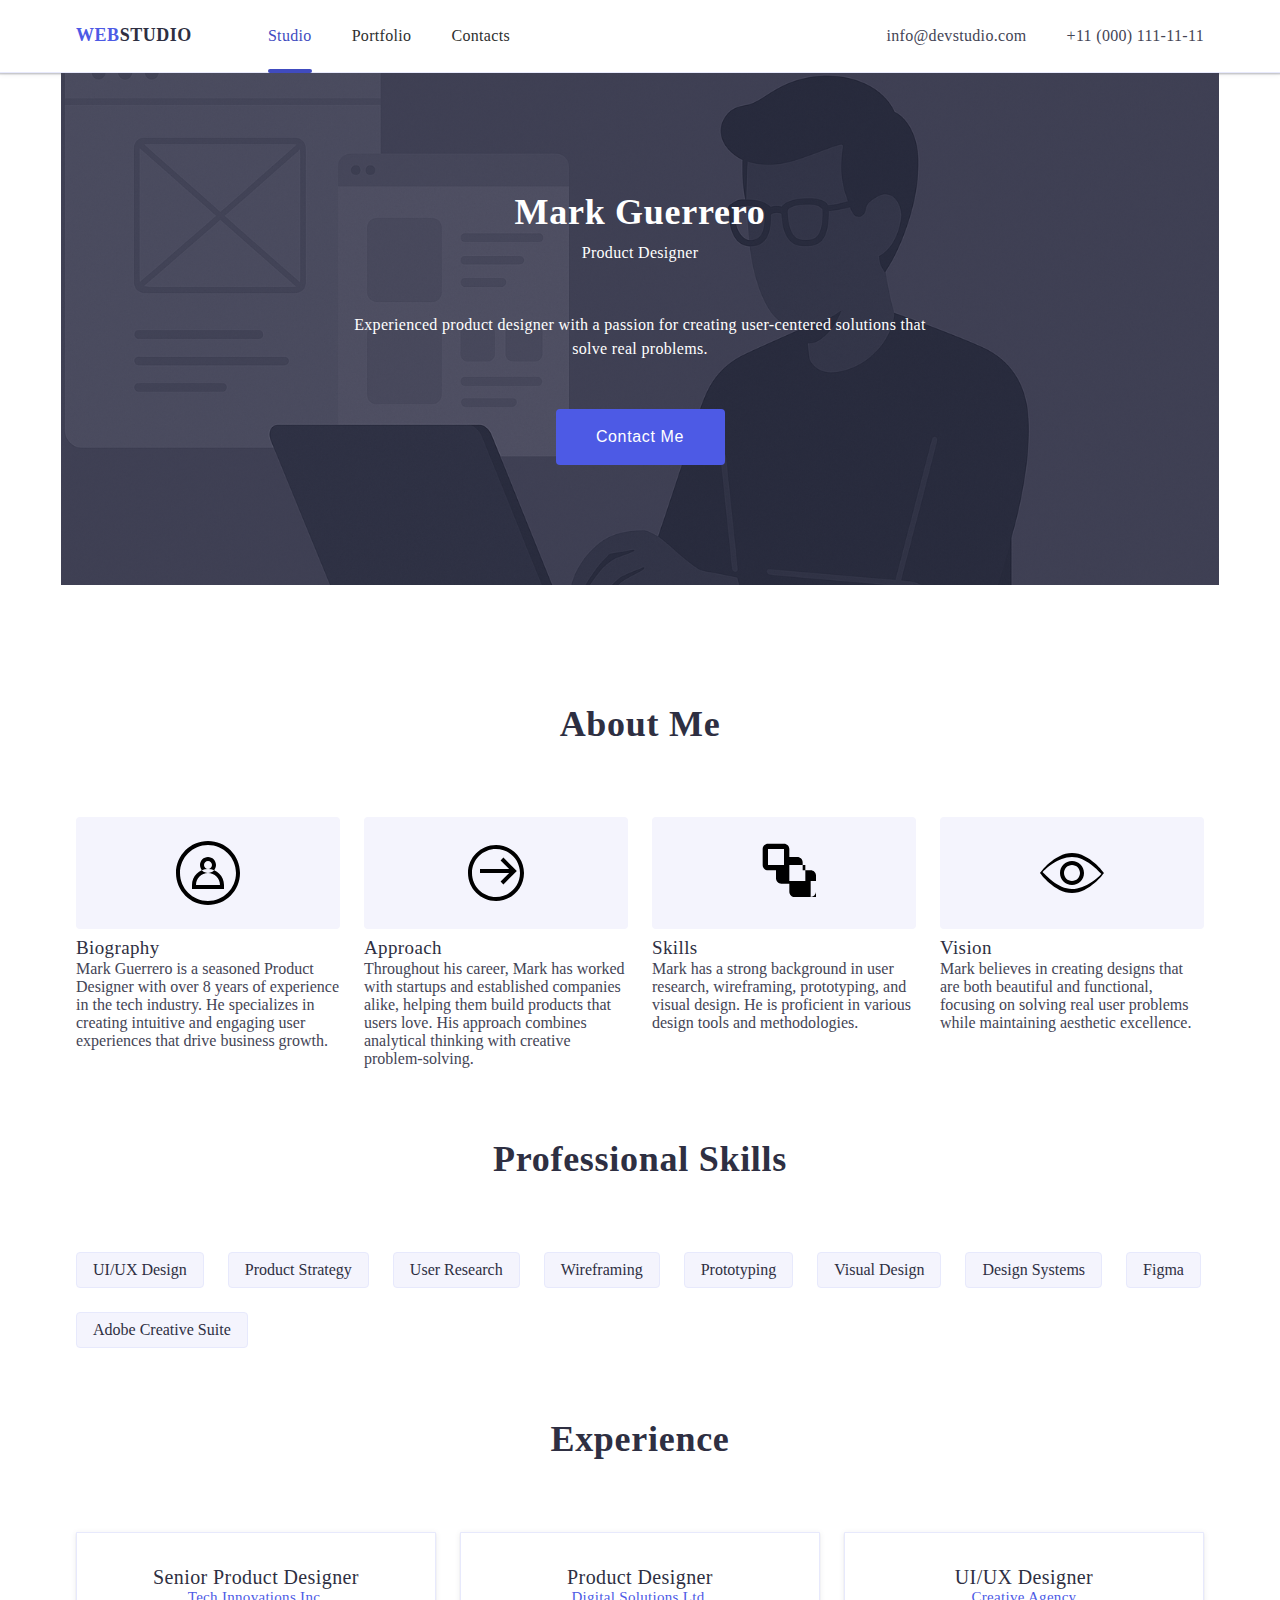
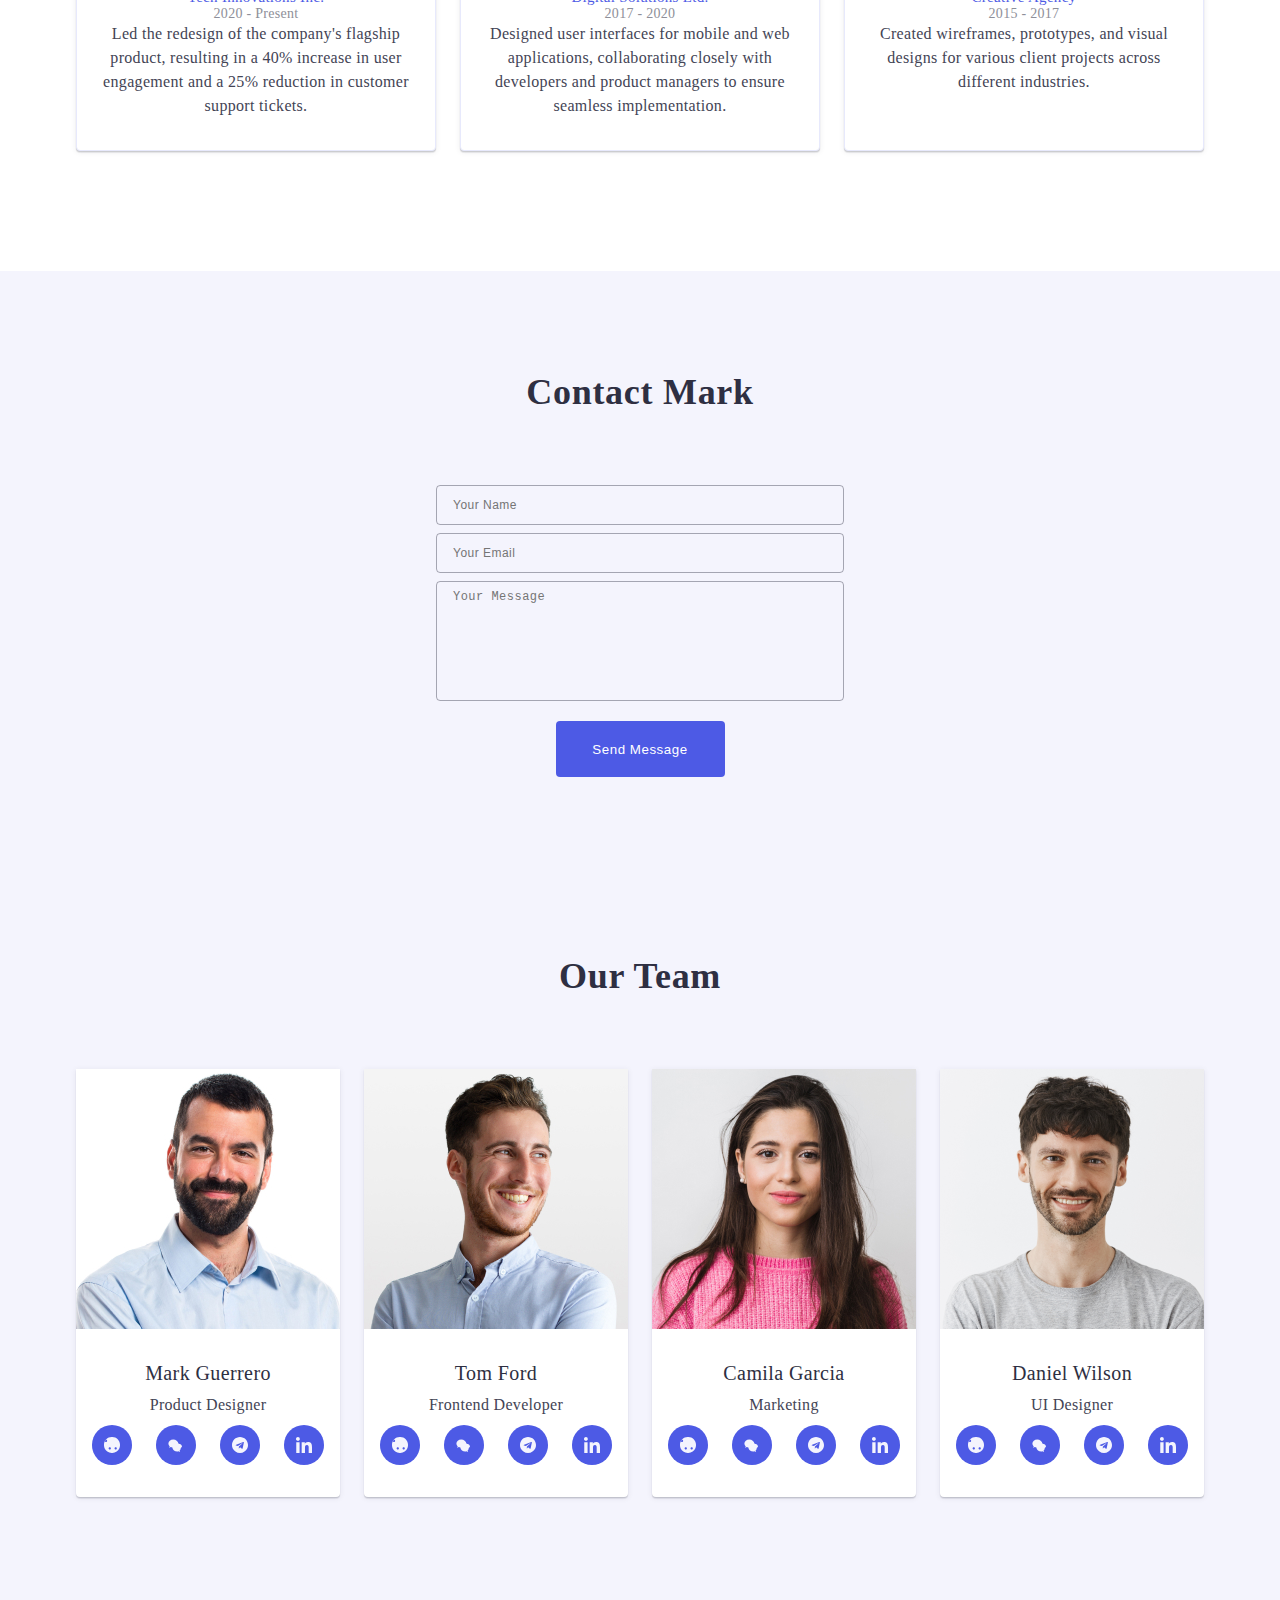
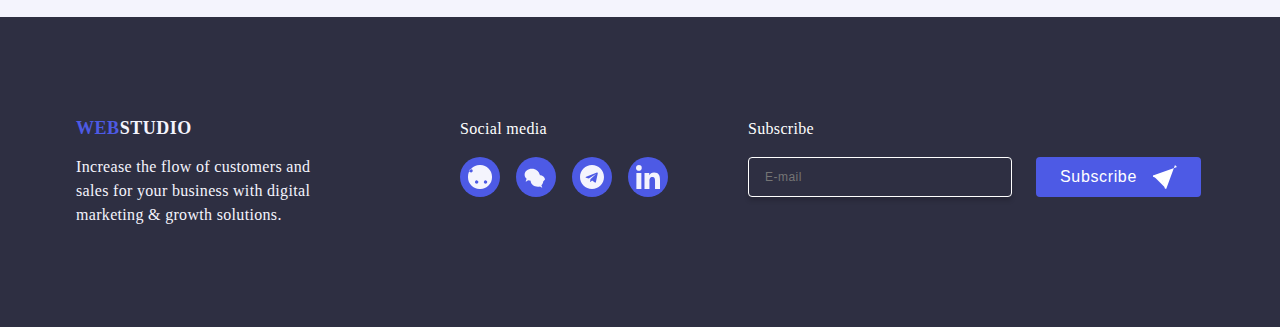
<file: team.html>
<!DOCTYPE html>
<html lang="ru">
<head>
    <meta charset="UTF-8">
    <meta name="viewport" content="width=device-width, initial-scale=1.0">
    <title>Team</title>
    <link rel="stylesheet" href="./src/css/team.css">
    <link rel="stylesheet" href="./src/css/style.css">
</head>
<body>
    <header class="header">
        <div class="container header_wrapper">   
            <nav class="navigation">
                <a href="./index.html" class="logo">Web<span class="logo_span">Studio</span></a> 
                <ul class="nav_list">
                    <li class="nav_list_item "><a href="#" class="nav_list_a current ">Studio</a></li>
                    <li class="nav_list_item"><a href="#" class="nav_list_a ">Portfolio</a></li>
                    <li class="nav_list_item"><a href="#" class="nav_list_a ">Contacts</a></li>
                </ul>
    
            </nav>
            <address class="address">
                <ul class="address_list">
                    <li class="address_list_item"><a href="mailto:info@devstudio.com" class="address_a">info@devstudio.com</a></li>
                    <li class="address_list_item"><a  href="tel:+110001111111" class="address_a">+11 (000) 111-11-11</a></li>
                </ul>
            </address>
        </div>
    </header>
    <main>
        <section class="image_team">
            <div class="conteiner_hero">
                    <h1 class="member-name">Mark Guerrero</h1>
                    <p class="member-position">Product Designer</p>
                    <p class="member-bio">Experienced product designer with a passion for creating user-centered solutions that solve real problems.</p>
                    <button type="button" class="hero-button">Contact Me</button>
            </div>
        </section>
        <section class="about-section">
            <div class="container">
                <h2 class="h2_about">About Me</h2>
                <ul class="f_list">
                    <li class="f_iteam">
                        <div class="f_svg">
                            <svg width="64" height="64">
                                <use href="./src/images/icons.svg#icon-biography"></use>
                            </svg>
                        </div>
                        <h3 class="f_h3">Biography</h3>
                        <p>Mark Guerrero is a seasoned
                            Product Designer with over 8 years
                            of experience in the tech industry.
                            He specializes in creating intuitive
                            and engaging user experiences
                            that drive business growth.</p>
                    </li>


                    <li><div class="f_svg">
                        <svg width="64" height="64">
                            <use href="./src/images/icons.svg#icon-approach"></use>
                        </svg>
                    </div>
                    <h3 class="f_h3">Approach</h3>
                    <p>Throughout his career, Mark has
                        worked with startups and
                        established companies alike,
                        helping them build products that
                        users love. His approach combines
                        analytical thinking with creative
                        problem-solving.</p></li>
                    <li><div class="f_svg">
                        <svg width="64" height="64">
                            <use href="./src/images/icons.svg#icon-skills"></use>
                        </svg>
                    </div>
                    <h3 class="f_h3">Skills</h3>
                    <p>Mark has a strong background in
                        user research, wireframing,
                        prototyping, and visual design. He
                        is proficient in various design tools
                        and methodologies.</p></li>
                    <li><div class="f_svg">
                        <svg width="64" height="64">
                            <use href="./src/images/icons.svg#icon-vision"></use>
                        </svg>
                    </div>
                    <h3 class="f_h3">Vision</h3>
                    <p>Mark believes in creating designs
                        that are both beautiful and
                        functional, focusing on solving real
                        user problems while maintaining
                        aesthetic excellence.</p></li>
                </ul>
                <h2 class="h3_title">Professional Skills</h2>
                <ul class="skills-list">
                    <li class="skill-item">UI/UX Design</li>
                    <li class="skill-item">Product Strategy</li>
                    <li class="skill-item">User Research</li>
                    <li class="skill-item">Wireframing</li>
                    <li class="skill-item">Prototyping</li>
                    <li class="skill-item">Visual Design</li>
                    <li class="skill-item">Design Systems</li>
                    <li class="skill-item">Figma</li>
                    <li class="skill-item">Adobe Creative Suite</li>
                </ul>
                <h2 class="h2_title">Experience</h2>
                <ul class="ul_card">
                    <li class="card">
                        <h3 class="e_title">Senior Product Designer</h3>
                            <p class="e_company">Tech Innovations Inc.</p>
                            <p class="e_period">2020 - Present</p>
                            <p class="e_text">Led the redesign of the company's flagship product, resulting in a 40% increase in user engagement and a 25% reduction in customer support tickets.</p>
                    </li>
                    <li class="card">
                        <h3 class="e_title">Product Designer</h3>
                        <p class="e_company">Digital Solutions Ltd.</p>
                        <p class="e_period">2017 - 2020</p>
                        <p class="e_text">Designed user interfaces for mobile and web applications, collaborating closely with developers and product managers to ensure seamless implementation.</p>
                    </li>
                    <li class="card">
                        <h3 class="e_title">UI/UX Designer</h3>
                        <p class="e_company">Creative Agency</p>
                        <p class="e_period">2015 - 2017</p>
                        <p class="e_text">Created wireframes, prototypes, and visual designs for various client projects across different industries.</p>
                    </li>
                </ul>
            </div>  
        </section>
        <section class="contact-section">
            <div class="container">
                <h2 class="h3_title">Contact Mark</h2>
                <form class="contact-form">
                    <input type="text" class="contact-input" placeholder="Your Name" required>
                    <input type="email" class="contact-input" placeholder="Your Email" required>
                    <textarea class="contact-textarea" placeholder="Your Message" required></textarea>
                    <button type="submit" class="contact-btn">Send Message</button>
                </form>
            </div>
        </section>
        <section class="team">
            <div class="container">
                <h2 class="team_title">Our Team</h2>
                <ul class="team_list">
                    <li class="team_list_item">
                        <a href="/team.html"><img srcset="./src/images/team/img1.png 1x, ./src/images/team/img1-2x.png 2x" src="./src/images/team/img1.png" alt="Mark Guerrero" width="264" height="260"></a>
                        <div class="team_text_wrapper">
                            <h3 class="team_list_title color-change">Mark Guerrero</h3>
                            <p class="team_list_text text_space color-change">Product Designer</p>
                            <ul class="team_icon_list">
                                <li class="team_icon_list_item">
                                    <a href="#" class="team_icon_a">
                                        <svg class="soc_icon_svg" width="16" height="16">
                                            <use href ="./src/images/icons.svg#icon-instagram-2"></use>
                                        </svg>
                                    </a>
                                </li>
                                <li class="team_icon_list_item">
                                    <a href="#" class="team_icon_a">
                                        <svg class="soc_icon_svg" width="16" height="16">
                                            <use href ="./src/images/icons.svg#icon-twitter-1"></use>
                                        </svg>
                                    </a>
                                </li>
                                <li class="team_icon_list_item">
                                    <a href="#" class="team_icon_a">
                                        <svg class="soc_icon_svg" width="16" height="16">
                                            <use href ="./src/images/icons.svg#icon-facebook-1"></use>
                                        </svg>
                                    </a>
                                </li>
                                <li class="team_icon_list_item">
                                    <a href="#" class="team_icon_a">
                                        <svg class="soc_icon_svg" width="16" height="16">
                                            <use href ="./src/images/icons.svg#icon-linkedin-1"></use>
                                        </svg>
                                    </a>
                                </li>
                            </ul>
                        </div>
                    </li>
                    <li class="team_list_item">
                        <img srcset="./src/images/team/img2.jpg 1x, ./src/images/team/img2-2x.png 2x" src="./src/images/team/img2.jpg" alt="Tom Ford" width="264" height="260">
                        <div class="team_text_wrapper">
                            <h3 class="team_list_title color-change">Tom Ford</h3>
                            <p class="team_list_text text_space exclude-color-change">Frontend Developer</p>
                            <ul class="team_icon_list">
                                <li class="team_icon_list_item">
                                    <a href="#" class="team_icon_a">
                                        <svg class="soc_icon_svg" width="16" height="16">
                                            <use href ="./src/images/icons.svg#icon-instagram-2"></use>
                                        </svg>
                                    </a>
                                </li>
                                <li class="team_icon_list_item">
                                    <a href="#" class="team_icon_a">
                                        <svg class="soc_icon_svg" width="16" height="16">
                                            <use href ="./src/images/icons.svg#icon-twitter-1"></use>
                                        </svg>
                                    </a>
                                </li>
                                <li class="team_icon_list_item">
                                    <a href="#" class="team_icon_a">
                                        <svg class="soc_icon_svg" width="16" height="16">
                                            <use href ="./src/images/icons.svg#icon-facebook-1"></use>
                                        </svg>
                                    </a>
                                </li>
                                <li class="team_icon_list_item">
                                    <a href="#" class="team_icon_a">
                                        <svg class="soc_icon_svg" width="16" height="16">
                                            <use href ="./src/images/icons.svg#icon-linkedin-1"></use>
                                        </svg>
                                    </a>
                                </li>
                            </ul>
                        </div>
                    </li>
                    <li class="team_list_item">
                        <img srcset="./src/images/team/img3.jpg 1x, ./src/images/team/img3-2x.png 2x" src="./src/images/team/img3.jpg" alt="Camila Garcia" width="264" height="260">
                        <div class="team_text_wrapper">
                            <h3 class="team_list_title color-change">Camila Garcia</h3>
                            <p class="team_list_text text_space color-change">Marketing</p>
                            <ul class="team_icon_list">
                                <li class="team_icon_list_item">
                                    <a href="#" class="team_icon_a">
                                        <svg class="soc_icon_svg" width="16" height="16">
                                            <use href ="./src/images/icons.svg#icon-instagram-2"></use>
                                        </svg>
                                    </a>
                                </li>
                                <li class="team_icon_list_item">
                                    <a href="#" class="team_icon_a">
                                        <svg class="soc_icon_svg" width="16" height="16">
                                            <use href ="./src/images/icons.svg#icon-twitter-1"></use>
                                        </svg>
                                    </a>
                                </li>
                                <li class="team_icon_list_item">
                                    <a href="#" class="team_icon_a">
                                        <svg class="soc_icon_svg" width="16" height="16">
                                            <use href ="./src/images/icons.svg#icon-facebook-1"></use>
                                        </svg>
                                    </a>
                                </li>
                                <li class="team_icon_list_item">
                                    <a href="#" class="team_icon_a">
                                        <svg class="soc_icon_svg" width="16" height="16">
                                            <use href ="./src/images/icons.svg#icon-linkedin-1"></use>
                                        </svg>
                                    </a>
                                </li>
                            </ul>
                        </div>
                    </li>
                    <li class="team_list_item">
                        <img srcset="./src/images/team/img4.png 1x, ./src/images/team/img4-2x.png 2x" src="./src/images/team/img4.png" alt="Daniel Wilson" width="264" height="260">
                        <div class="team_text_wrapper">
                            <h3 class="team_list_title color-change">Daniel Wilson</h3>
                            <p class="team_list_text text_space color-change">UI Designer</p>
                            <ul class="team_icon_list">
                                <li class="team_icon_list_item">
                                    <a href="#" class="team_icon_a">
                                        <svg class="soc_icon_svg" width="16" height="16">
                                            <use href ="./src/images/icons.svg#icon-instagram-2"></use>
                                        </svg>
                                    </a>
                                </li>
                                <li class="team_icon_list_item">
                                    <a href="#" class="team_icon_a">
                                        <svg class="soc_icon_svg" width="16" height="16">
                                            <use href ="./src/images/icons.svg#icon-twitter-1"></use>
                                        </svg>
                                    </a>
                                </li>
                                <li class="team_icon_list_item">
                                    <a href="#" class="team_icon_a">
                                        <svg class="soc_icon_svg" width="16" height="16">
                                            <use href ="./src/images/icons.svg#icon-facebook-1"></use>
                                        </svg>
                                    </a>
                                </li>
                                <li class="team_icon_list_item">
                                    <a href="#" class="team_icon_a">
                                        <svg class="soc_icon_svg" width="16" height="16">
                                            <use href ="./src/images/icons.svg#icon-linkedin-1"></use>
                                        </svg>
                                    </a>
                                </li>
                            </ul>
                        </div>
                    </li>
                </ul>
            </div>
        </section> 
        <footer class="footer">
            <div class="container footer_wrap">
                <div class="footer_info_left">
                    <a href="./index.html" class="logo footer_logo">Web<span class="footer_span">Studio</span></a>
                    <p class="footer_text">Increase the flow of customers and sales for your business with digital marketing & growth solutions.<p>
                </div>
                <div class="footer_info_right">
                    <p class="footer_info_right_text">Social media</p>
                    <ul class="footer_icon_list">
                        <li class="footer_icon_list_item">
                            <a href="#" class="footer_icon_a">
                                <svg class="soc_icon_svg" width="24" height="24">
                                    <use href ="./src/images/icons.svg#icon-instagram-2"></use>
                                </svg>
                            </a>
                        </li>
                        <li class="footer_icon_list_item">
                            <a href="#" class="footer_icon_a">
                                <svg class="soc_icon_svg" width="24" height="24">
                                    <use href ="./src/images/icons.svg#icon-twitter-1"></use>
                                </svg>
                            </a>
                        </li>
                        <li class="footer_icon_list_item">
                            <a href="#" class="footer_icon_a">
                                <svg class="soc_icon_svg" width="24" height="24">
                                    <use href ="./src/images/icons.svg#icon-facebook-1"></use>
                                </svg>
                            </a>
                        </li>
                        <li class="footer_icon_list_item">
                            <a href="#" class="footer_icon_a">
                                <svg class="soc_icon_svg" width="24" height="24">
                                    <use href ="./src/images/icons.svg#icon-linkedin-1"></use>
                                </svg>
                            </a>
                        </li>
                    </ul>
                </div>
                <div class="footer_form_wrapper">
                    <p class="footer_form_text">Subscribe</p>
                    <form  class="footer_form">
                        <label for="footer-input-form" class="footer_label">
                            <input type="email" name="footer-input" id="footer-input-form" class="footer_form_input"
                            placeholder="E-mail">
                        </label>
                        <button type="submit" class="footer_form_btn">Subscribe
                            <svg class="footer_form_icon" width="24" height="24">
                                <use href ="./src/images/icons.svg#icon-frame-3"></use>
                            </svg>
                        </button>
                    </form>
                </div>
            </div>
        </footer> 
    </main>

    
</body>
</html>
</file>
<file: src/css/style.css>
*{
    box-sizing: border-box;
}


body{
    
    background-color: #fff;
    color: #434455;
    font-size: 16px;
}

.container{
    max-width: 296px;
    margin: 0 auto;
    padding: 0 16px;
}

@media screen  and (min-width:768px){
    .container{
        max-width: 768px;
    }
}

@media screen  and (min-width:1158px){
    .container{
        max-width: 1158px;
        padding: 0 15px;
    }
}


h1,
h2,
h3,
p {
  margin: 0;
}

a{
    display: inline;
    text-decoration: none;
}

ul{
    list-style: none;
    display: inline;
    padding: 0;
    margin: 0;
}




img{
    display: block;
    max-width: 100%;
    height: auto;
}


.header{
    border-bottom: 1px solid  #E7E9FC;
    box-shadow: 0 1px 6px 0 rgba(46, 47, 66, 0.08), 0 1px 1px 0 rgba(46, 47, 66, 0.16), 0 2px 1px 0 rgba(46, 47, 66, 0.08);
    
}

.navigation{
    display: flex; 
    align-items: center;
}


.nav_list{ 
    display: none; 
}

.address_list{
    display: none;
}


.header_wrapper{
    display: flex;
    align-items: center;
    justify-content: space-between;
}


.visually-hidden{
    position: absolute;
    width: 1px;
    height: 1px;
    margin: -1px;
    border: 0;
    padding: 0;
    white-space: nowrap;
    clip-path: inset(100%);
    clip: rect(0 0 0 0);
    overflow: hidden;
}


/* h1 */
.title{    
    color: #fff;
    font-size: 36px;
  
    line-height: 1.07; 
    letter-spacing: 0.02em;
    max-width: 216px;
    text-align: center;
    margin: 0 auto;
    margin-bottom: 72px;
}

/* h2 */
.team_title, .portfolio_title{
    color: #2E2F42;
    text-align: center;
    font-size: 36px;
    font-style: normal;
    font-weight: 700;
    line-height: 1.11; 
    letter-spacing: 0.72px;
    text-transform: capitalize;
}

/* h3 */
.team_list_title, .portfolio_list_title{
    color:#2e2f42;
    font-size: 20px;
    font-weight: 500;
    line-height: 1.2; 
    letter-spacing: 0.4px;
    margin: 0;
}

.plan_list_title{
    margin-bottom: 8px;
    text-align: center;
    font-size: 36px;
    line-height: 111%;
    letter-spacing: 0.02em;
}

.logo{
    color:  #4D5AE5;

    font-size: 18px;
    font-style: normal;
    font-weight: 700;
    letter-spacing: 0.54px;
    text-transform: uppercase;
    line-height: 1.17;
    /* margin-right: 76px;  */
    padding-top:17.5px ;
    padding-bottom:17.5px ;
}

.logo_span{
    color: var(--NAVY-BLUE, #2E2F42);

    font-size: 18px;
    font-style: normal;
    font-weight: 700;
    line-height: 1.17; 
    letter-spacing: 0.54px;
    text-transform: uppercase;
}

.address {
    font-style: normal;
    margin-left: auto;
    align-items: center;
}

.hero{
    background-image: linear-gradient(rgba(46, 47, 66, 0.7), rgba(46, 47, 66, 0.7)), url(../images/office-m.jpg);
    background-repeat: no-repeat;
    background-size: cover;
    padding-top: 72px;
    padding-bottom: 72px;
    max-width: 1440px;
    background-position:center;
    margin: 0 auto;
}

@media screen and (min-device-pixel-ratio: 2), (min-resolution: 192dpi), 
(min-resolution: 2dpx) {
  .hero {
  background-image:
  linear-gradient(rgba(46, 47, 66, 0.7),
  rgba(46,47,66,0.7 )
  ),
  url(../images/office-m-2x.jpg);
  }
}

.hero_btn{
    color: var(--WHITE, #FFF);
    background: var(--IRIS, #4D5AE5);
    font-style: normal;
    font-weight: 500;
    line-height: 24px; 
    letter-spacing: 0.64px;
    cursor: pointer;
    padding: 16px 32px;
    border-radius: 4px;
    margin: 0 auto;
    display: block;
    min-width: 169px;
    height: 56px;
    border: none;
    transition:  background-color 250ms cubic-bezier(0.4, 0, 0.2, 1);
}

.hero_btn:hover,
.hero_btn:focus{
    background: var(--OCEAN, #404BBF);
}

.plan_text{
    color: var(--SLATE, #434455);
    font-style: normal;
    font-weight: 500;
    line-height: 150%;
    letter-spacing: 0.02em;
}

.plan{
    padding-top: 96px;
    padding-bottom: 96px;
}

.plan_list{
    display: flex;
    flex-wrap: wrap;
    gap: 72px;
} 

.plan_icon{
    display: none;
}



.plan_list_item{
    width: 100%;
}


.team{
    background-color: #F4F4FD;
    padding-top: 96px;
    padding-bottom: 96px;
}
.team_title{
    margin-bottom: 72px;
}
.team_list{
    display: flex;
    flex-wrap: wrap;
    gap: 72px;
    text-align: center;
    
}
.team_list_item{
    max-width: 264px;
    background:  #FFF;
    border-radius: 0px 0px 4px 4px;
    box-shadow: 0 2px 1px 0 rgba(46, 47, 66, 0.08), 0 1px 1px 0 rgba(46, 47, 66, 0.16), 0 1px 6px 0 rgba(46, 47, 66, 0.08);
}

.team_list_title{
    margin-bottom: 8px;
}

.team_list_text{
    color: var(--SLATE, #434455);
    font-weight: 400;
    line-height: 24px; 
    letter-spacing: 0.32px;
}

.team_text_wrapper{
    padding: 32px 0 32px;
    display: flex;   
    flex-direction: column;
    align-items: center;
}
.team_icon_list{
    display: flex;
    gap: 24px;
    justify-content: center;  
}

.menu_gap{
    gap: 40px;
}

.team_icon_a{
    width: 100%;
    height: 100%;
    background-color:#4d5ae5;
    border-radius: 50%;
    justify-content: center;
    align-items: center;
    display: flex;
}
.team_icon_a:hover,
.team_icon_a:focus{
    background-color: #404bbf;
    transition: background-color 250ms cubic-bezier(0.4, 0, 0.2, 1);;
}


.team_icon_list_item{
    width: 40px;
    height: 40px;
       
}

.text_space{
    margin-bottom: 8px;
}
.soc_icon_svg{
    fill: #f4f4fd;
}

.portfolio{
    padding-top: 96px;
    padding-bottom: 96px;
}

.port_special{
    margin-bottom: 72px;
}

.port_inf{
    display: flex;
    flex-wrap: wrap;
    row-gap: 48px;
}

.port_list_item{
    /* width: calc((100% - 24px * 2) / 3); */
    width: 100%;
    display: flex;
    flex-direction: column;
    transition: box-shadow 250ms cubic-bezier(0.4, 0, 0.2, 1);
}

.port_list_item:hover .portfolio_img_text{ 
    transform: translateY(0);
}

.port_list_item:hover {
    box-shadow: 0 2px 1px 0 rgba(46, 47, 66, 0.08), 0 1px 1px 0 rgba(46, 47, 66, 0.16), 0 1px 6px 0 rgba(46, 47, 66, 0.08);  
}

.portfolio_list_title{
    margin-bottom: 8px;
}

.port_list_text_wrapper{
    border: 1px solid  #E7E9FC;
    border-top: none;
    padding: 32px 16px;
}

.portfolio_img_text{
    top: 0;
    position: absolute;
    font-size: 16px;
    line-height: 1.5;
    letter-spacing: 0.02em;
    color: #f4f4fd;
    padding: 40px 32px;
    background-color: #4D5AE5;
    height: 100%;
    width: 100%;
    transform: translateY(100%);
    transition: transform 250ms cubic-bezier(0.4, 0, 0.2, 1);

}

.portfolio_img{
    position: relative;
    overflow: hidden;
}

.port_list_text{
    color: var(--SLATE, #434455);
    font-weight: 400;
    line-height: 24px; 
    letter-spacing: 0.32px;
}

.footer{
    background: var(--NAVY-BLUE, #2E2F42);
    padding: 96px 0px 96px; /**/
}

.footer_logo{
    display: inline-block;
    margin-bottom: 16px;
    padding-top:0 ;
    padding-bottom:0 ;    
}
.footer_span{
    color: var(--CLOUD, #F4F4FD);
    font-size: 18px;
    font-style: normal;
    font-weight: 700;
    line-height: 21px; 
    letter-spacing: 0.54px;
    text-transform: uppercase;
}

.footer_text{
    color:  #F4F4FD;
    max-width: 264px;
    font-weight: 400;
    line-height: 24px;
    letter-spacing: 0.32px;
    text-align: left; /**/
}

.footer_icon_list{
    display: flex;
    justify-content: center; /**/
    gap: 16px;
}

.footer_wrap{
    display: flex;
    /* align-items: baseline; */
    flex-direction: column; /**/
    justify-content: center; /**/
    gap: 72px; /**/   
}
.footer_info_right{
    text-align: center; /**/
}
.footer_info_left{
    /* margin-right: 120px; */
    text-align: center; /**/ 
}

.footer_info_right_text{
    font-weight: 500;
    font-size: 16px;
    line-height: 150%;
    letter-spacing: 0.02em;
    color: #fff;
    margin-bottom: 16px;
}

.footer_icon_list_item{
    width: 40px;
    height: 40px;
    
}

.footer_icon_a:hover,
.footer_icon_a:focus{
    background-color: #31d0aa;
}

.footer_icon_a{
    width: 100%;
    height: 100%;
    background-color:#4d5ae5;
    border-radius: 50%;
    justify-content: center;
    align-items: center;
    display: flex;
    transition: background-color 250ms cubic-bezier(0.4, 0, 0.2, 1);
}

.footer_form_wrapper{
    /* margin-left: 80px; */
    text-align: center;  /**/
}

.footer_form{
    display: flex;
    flex-direction: column; /**/
    align-items: center; /**/
    gap: 16px; /**/
}

.footer_form_text{
    margin-bottom: 16px;
    font-weight: 500; 
    font-size: 16px;
    line-height: 1.5;
    letter-spacing: 0.02em;
    color: #ffffff;
}

.footer_form_input{
    width: 288px; /**/
    height: 40px;
    border: 1px solid #ffffff;
    background-color: transparent;
    font-size: 12px;
    line-height: 2;
    letter-spacing: 0.04em;
    padding-left: 16px;
    box-shadow: 0px 4px 4px rgba(0, 0, 0, 0.15);
    border-radius: 4px;
    color: #ffffff;
    opacity: 0.3; /**/
}

.footer_form_btn{
    min-width: 165px;
    height: 40px;
    display: flex;
    justify-content: center;
    align-items: center;
    
    font-size: 16px;
    font-weight: 500;
    line-height: 1.5;
    letter-spacing: 0.04em;
    color: #ffffff;
    cursor: pointer;
    background-color: #4D5AE5;
    border:none;
    border-radius: 4px;
}

.footer_form_icon{
    margin-left: 16px;
    fill: #FFF;
}


.back_drop {
    position: fixed;
    top:0;
    left: 0;
    width: 100%;
    height: 100%;
    background-color: rgba(46, 47, 66, 0.4);
    opacity: 0;
    visibility: hidden;
    pointer-events: none;
    transition: opacity 250ms cubic-bezier(0.4, 0, 0.2, 1), visibility 250ms cubic-bezier(0.4, 0, 0.2, 1);
}
.modal {

    /* width: 408px; */
    width: 288px;
    /* min-height: 584px; */
    min-height: 623px;
    position: absolute;
    top: 50%;
    left: 50%;
    transform: translate(-50%, -50%) scale(1);
    background-color: #fcfcfc;
    border-radius: 4px;
    transition: transform 250ms cubic-bezier(0.4, 0, 0.2, 1);
    box-shadow:0px 1px 1px rgba(0, 0, 0, 0.14), 0px 1px 3px rgba(0, 0, 0, 0.12), 0px 2px 1px rgba(0, 0, 0, 0.2);
    padding: 24px 16px 24px 16px;
}
.modal_close_btn {
    position: absolute;
    top: 24px;
    right: 24px;
    border-radius: 50%;
    width: 24px;
    height: 24px;
    padding: 0;
    cursor: pointer;
    border: 1px solid rgba(0, 0, 0, 0.1);
    background-color: #e7e9fc;
    display: flex;
    justify-content: center;
    align-items: center;
    transition: background-color 250ms cubic-bezier(0.4, 0, 0.2, 1), border 250ms cubic-bezier(0.4, 0, 0.2, 1);
    
}


.modal_close_btn:hover,
.modal_close_btn:focus{
    background-color: #404bbf;
    border: none;

}


.modal_close_btn:hover > .modal_close_icon,
.modal_close_btn:focus > .modal_close_icon{
    fill:#ffffff;
}

.modal_close_icon {
    transition: fill 250ms cubic-bezier(0.4, 0, 0.2, 1);
}


.modal_title{
    font-weight: 500;
    font-size: 16px;
    line-height: 150%;
    letter-spacing: 0.02em;
    text-align: center;
    color: #2e2f42;
    margin-bottom: 16px;
    margin-top: 48px;
}

.modal_form{
    display: flex;
    flex-direction: column;
    margin: 0 auto;
}

.modal_form_label{
    position: relative;
    display: flex;
    flex-direction: column;
    font-weight: 400;
    font-size: 12px;
    line-height: 117%;
    letter-spacing: 0.04em;
    color: #8e8f99;
    display: block;
    margin-bottom: 4px;
}
.form_input{
    /* width: 360px; */
    width: 256px;
    height: 40px;
    border: 1px solid rgba(46, 47, 66, 0.4);
    border-radius: 4px;
    background-color: transparent;
    padding-left: 38px;
    outline: transparent;
    transition: border-color 250ms cubic-bezier(0.4, 0, 0.2, 1);
}



.form_input:hover,
.form_input:focus{
    border-color: #4D5AE5;
    
}

.form_input:focus + .modal_icon{
    fill: #4D5AE5;
}



.form_section{
    margin-bottom: 8px;
    
}

.form_textarea{
    margin-bottom: 16px;
}

.input_wrapper{
    position: relative;
}

.text_area{
    width: 100%;
    height: 120px;
    font-size: 12px;
    line-height: 1.17;
    letter-spacing: 0.04em;
    color: rgba(46, 47, 66, 0.4); 
    border: 1px solid rgba(46, 47, 66, 0.4);
    border-radius: 4px;
    background-color: transparent;
    padding: 8px 16px;
    outline: transparent;
    resize: none;
    transition: border-color 250ms cubic-bezier(0.4, 0, 0.2, 1);   
}

.text_area:focus{
    border-color: #4D5AE5;
}


.check_box{
    margin-bottom: 24px;
}

.check_box_label{
    font-size: 12px;
    line-height: 1.17;
    letter-spacing: 0.04em;
    color:#8e8f99;
}

.check_box_span{
    width: 16px;
    height: 16px;
    border: 1px solid rgba(46, 47, 66, 0.4);
    border-radius: 2px;
    transition: background-color 250ms cubic-bezier(0.4, 0, 0.2, 1), border 250ms cubic-bezier(0.4, 0, 0.2, 1), fill 250ms cubic-bezier(0.4, 0, 0.2, 1);
    display: inline-flex;
    align-items: center;
    justify-content: center;
    fill: transparent;
}


.check_box_input:checked + .check_box_label .check_box_span{
    background-color:#404bbf;
    border: none;
    fill:#F4F4FD;
}

.form_btn{
    display: block;
    margin: 0 auto;
    min-width: 169px;
    height: 56px;
    
    font-size: 16px;
    font-weight: 500;
    line-height: 1.5;
    letter-spacing: 0.04em;
    color: #ffffff;
    cursor: pointer;
    background-color: #4D5AE5;
    border: none;
    transition: background-color 250ms cubic-bezier(0.4, 0, 0.2, 1); 
    border-radius: 4px;
}

.span_a{
    color:#4d5ae5;
    text-decoration: underline;
}

.modal_icon{
    position: absolute;
    top: 50%;
    left: 16px;
    transform: translateY(-50%);
    transition: fill 250ms cubic-bezier(0.4, 0, 0.2, 1);
}



.close-button-menu {
    position: absolute;
    top:24px;
    right: 24px;
    width: 24px;
    height: 24px;
    border-radius: 50%;
    display: flex;
    align-items: center;
    justify-content: center;
    border-radius: 50%;
    border: 1px solid rgba(0, 0, 0, 0.1);
    background-color: #e7e9fc;
    cursor: pointer;
    transition: background-color 250ms cubic-bezier(0.4, 0, 0.2, 1),
    border 250ms cubic-bezier(0.4, 0, 0.2, 1);
}
.menu {
  top: 0;
  left: 0;
  width: 100%;
  height: 100%;
  position: fixed;
  visibility: hidden;
  display: none;
  opacity: 0;
}
.div-menu {
    display: flex;
    flex-direction: column;
    background-color: #ffffff;
    width: 100%;
    height: 100%;
    padding: 72px 16px 40px 16px;
}
.menu-list {
    display: flex;
    flex-direction: column;
    gap: 40px;
    margin-bottom: auto;
}
.menu-list-first.current {
    color: #404BBF;
}

.menu-list-first {
    font-size: 36px;
    font-style: normal;
    font-weight: 700;
    line-height: 1.11; /* 111.111% */
    letter-spacing: 0.02em;
    color: #2E2F42;
    text-decoration: none;
}
.menu-list-first:hover,
.menu-list-first:focus {
  color: #404BBF;
}

.menu-contacts-list {
    display: flex;
    flex-direction: column;
    gap: 24px;
    margin-bottom: 48px;
}
.menu-contacts {
    font-size: 20px;
    font-style: normal;
    font-weight: 500;
    line-height: 1.2; /* 120% */
    letter-spacing: 0.02em;
    color: #434455;
    text-decoration: none;
}
.menu-contacts.current {
color: #404BBF;
}
.menu-contacts:focus,
.menu-contacts:hover {
color: #404BBF;
}



@media screen  and (min-width:768px){
    .nav_list{
        display: flex;
        gap: 40px;
    }

    .logo{
        margin-right: 120px;
    }

    .address{
        display: block;
    }
    
    .address_list{
        display: flex;
        flex-direction: column;
        gap: 12px;
    }

    .address_list_item a{
        font-size: 12px;
        line-height: 1.16px;
    }
    .nav_list .nav_list_item .current{
        color: #404BBF;
    }
    
    .nav_list_item a:hover,
    .nav_list_item a:focus{
       color: var(--OCEAN, #404BBF);
    }

    .address_list .address_list_item a{
        color: var(--SLATE, #434455);
        font-style: normal;
        font-weight: 400;
        
        letter-spacing: 0.32px;
        transition: color 250ms cubic-bezier(0.4, 0, 0.2, 1);
    }
    
    .nav_list_item .nav_list_a{
        font-weight: 500;
        line-height: 24px; 
        letter-spacing: 0.02em;
        color: #2e2f2e;
        padding: 24px 0;
        display: block;
        position: relative;
        transition: color 250ms cubic-bezier(0.4, 0, 0.2, 1);
    }

    .current::after{
        content: "";
        border-radius: 2px;
        width: 100%;
        height: 4px;
        background-color: #404bbf;
        position: absolute;
        left: 0;
        bottom: -1px;
    }

    .address_list_item a:hover,
    .address_list_item a:focus{
    color: var(--OCEAN, #404BBF);
    }
    .title{
        font-size: 56px;
        line-height: 107%;
        max-width: 496px;
    }
    .hero{
        background-image: linear-gradient(rgba(46, 47, 66, 0.7), rgba(46, 47, 66, 0.7)), url(../images/office-t.jpg);
        padding-top: 112px;
        padding-bottom: 112px;
    }
    @media screen and (min-device-pixel-ratio: 2), (min-resolution: 192dpi), 
    (min-resolution: 2dpx) {
        .hero {
            background-image:
            linear-gradient(rgba(46, 47, 66, 0.7),
            rgba(46,47,66,0.7 )
            ),
            url(../images/office-t-2x.jpg);
            max-width: 768px;
      }
    }
    .plan{
        padding-top: 96px;
        padding-bottom: 96px;
    }
    
    .plan_list{
        display: flex;
        gap: 24px;
        flex-direction: row;
        row-gap: 72px;
        flex-wrap: wrap;

    }

    .plan_list_title{
        font-weight: 500;
        font-weight: 700;
        font-size: 36px;
        letter-spacing: 0.02em;
        text-align: left;
    }

    .plan_list_item{
        width: calc((100% - 72px) / 2);
        width: 356px; 
        
    }

    .team{
        padding-top: 96px;
        padding-bottom: 96px;
    }

    .team_list{
        display: flex;
        gap: 0;
        row-gap: 64px;
        flex-direction: row;
        column-gap: 24px;
        flex-wrap: wrap;
        justify-content: center;
        
    }
    .team_list_item{
        width: calc((100% - 72px) / 2);
        background:  #FFF;
        
        border-radius: 0px 0px 4px 4px;
        box-shadow: 0 2px 1px 0 rgba(46, 47, 66, 0.08), 0 1px 1px 0 rgba(46, 47, 66, 0.16), 0 1px 6px 0 rgba(46, 47, 66, 0.08);
    }
    .port_inf{
        display: flex;
        flex-wrap: wrap;
        row-gap: 72px;
        column-gap: 24px;
    }
    
    .port_list_item{
        width: calc((100% - 24px) / 2);
    }
    .portfolio{
        padding-top: 96px;
        padding-bottom: 96px;
    }


    .footer_icon_list{
        display: flex;
        justify-content: start; /**/
        gap: 16px;
    }
    .footer_wrap{
        display: flex; 
        flex-direction: row; 
        justify-content: start; 
        gap: 24px;
        flex-wrap: wrap;
        column-gap: 24px;
        row-gap: 72px; /**/
        width: 584px;
          
    }
    .footer_form_input{
        width: 264px;
    }
    .footer_form_text{
        text-align: left;
    }

    .footer_info_right{
        text-align: left; /**/
    }
    .footer_info_left{
        text-align: left;
    }
    .footer_form{
        display: flex;
        flex-direction: row; /**/
        align-items: start; /**/
        gap: 24px; /**/
    }
    .modal{
        width: 408px;
        min-height: 584px;
        padding: 24px;
    }
    .form_input{
        width: 360px;
    }
}

                               /* desktop */
                               /* desktop */
                               /* desktop */
                               /* desktop */
                               /* desktop */
                               /* desktop */



@media  screen and  (min-width:1158px) {
    .logo{
        margin-right: 76px;
    }
    .address_list{
        display: flex;
        flex-direction: row;
        gap: 40px;
    }      
    .address_list_item a{
        font-size: 16px;
        line-height: 150%;
    }

    .nav_list .nav_list_item .current{
        color: #404BBF;
    }
    
    .nav_list_item a:hover,
    .nav_list_item a:focus{
       color: var(--OCEAN, #404BBF);
    }

    .address_list .address_list_item a{
        color: var(--SLATE, #434455);
        font-style: normal;
        font-weight: 400;
        
        letter-spacing: 0.32px;
        transition: color 250ms cubic-bezier(0.4, 0, 0.2, 1);
    }
    
    .nav_list_item .nav_list_a{
        font-weight: 500;
        line-height: 24px; 
        letter-spacing: 0.02em;
        color: #2e2f2e;
        padding: 24px 0;
        display: block;
        position: relative;
        transition: color 250ms cubic-bezier(0.4, 0, 0.2, 1);
    }

    .current::after{
        content: "";
        border-radius: 2px;
        width: 100%;
        height: 4px;
        background-color: #404bbf;
        position: absolute;
        left: 0;
        bottom: -1px;
    }

    .address_list_item a:hover,
    .address_list_item a:focus{
    color: var(--OCEAN, #404BBF);
    }

    .title{    
        color: #fff;
        font-size: 56px;
        font-weight: 700;
        line-height: 1.07; 
        letter-spacing: 1.12px;
        max-width: 496px;
        text-align: center;
        margin: 0 auto;
        margin-bottom: 48px;
    }
    .hero{
        background-image: linear-gradient(rgba(46, 47, 66, 0.7), rgba(46, 47, 66, 0.7)), url(../images/office.jpg);
        padding-top: 188px;
        padding-bottom: 188px;
    }

    @media screen and (min-device-pixel-ratio: 2), (min-resolution: 192dpi), 
    (min-resolution: 2dpx){
        .hero {
            background-image:
            linear-gradient(rgba(46, 47, 66, 0.7),
            rgba(46,47,66,0.7 )
            ),
            url(../images/office-2x.jpg);
            max-width: 1440px;
    }
    }
    .plan{
        padding-top: 120px;
        padding-bottom: 120px;
    }
    
    .plan_list{
        display: flex;
        flex-wrap: nowrap;
        gap: 24px;
        
    } 
    .plan_list_title{
        font-weight: 500;
        font-size: 20px;
        line-height: 120%;
        letter-spacing: 0.02em;
        text-align: left;
    }
    .plan_text{
        font-weight: 400;
        line-height: 150%; 
    }
    .plan_icon{
        display: flex;
        align-items: center;
        justify-content: center;
        height: 112px;
        background-color: #f4f4fd;
        border-radius: 4px;
        margin-bottom: 8px;
        width: 100%;
        border: 1px solid #8e8f99;
    }
    .team{
        padding-left: 0;
        padding-right: 0;
        padding-top: 120px;
        padding-bottom: 120px;
    }

    .team_list{
        display: flex;
        flex-wrap: nowrap;
        gap: 24px;
        text-align: center;
    }
    .team_list_item{
        background:  #FFF;
        width: calc((100% - 24 * 3) / 4);
        border-radius: 0px 0px 4px 4px;
        box-shadow: 0 2px 1px 0 rgba(46, 47, 66, 0.08), 0 1px 1px 0 rgba(46, 47, 66, 0.16), 0 1px 6px 0 rgba(46, 47, 66, 0.08);
    }
    .port_inf{
        display: flex;
        flex-wrap: wrap;
        row-gap: 40px;
        column-gap: 24px;
    }
    
    .port_list_item{
        width: calc((100% - 24px * 2) / 3);
    }
    .portfolio{
        padding-top: 120px;
        padding-bottom: 120px;
    }
    .footer{
        padding-left: 0;
        padding-top: 100px;
        padding-bottom: 100px;
    }

    .footer_icon_list{
        display: flex;
        justify-content: start; /**/
        gap: 16px;
    }
    .footer_wrap{
        align-items: baseline;
        flex-direction: row; 
        justify-content: start; 
        gap: 0;
        flex-wrap: nowrap;
        row-gap: 0; /**/
        width: 100%;
          
    }
    .footer_form_input{
        width: 264px;
    }
    .footer_form_text{
        text-align: left;
    }

    .footer_info_right{
        margin-right: 80px;
    }
    .footer_info_left{
        margin-right: 120px;
    }
    .footer_form{
        display: flex;
        flex-direction: row; /**/
        align-items: normal; /**/
        gap: 24px; /**/
    }
    .footer_form_input{
        opacity: 1;
    }
    .modal{
        width: 408px;
        min-height: 584px;
        padding: 24px;
    }
    .form_input{
        width: 360px;
    }
}
</file>
<file: src/css/fonts.css>
@import url('https://fonts.googleapis.com/css2?family=Roboto:wght@400;500;700&family=Raleway:wght@700&display=swap');


body {
  font-family: 'Roboto', sans-serif;
  font-size: 16px;
  color: #434455;
}

h1, h2, h3, h4, h5, h6, p {
  font-family: 'Roboto', sans-serif;
}

.logo,
.logo_span,
.footer_span {
  font-family: 'Raleway', sans-serif;
  font-weight: 700;
  text-transform: uppercase;
}

.team_list_title,
.portfolio_list_title,
.menu-list-first,
.menu-contacts,
.plan_list_title,
.footer_form_text,
.modal_title,
.form_btn,
.hero_btn,
.footer_form_btn {
  font-family: 'Roboto', sans-serif;
  font-weight: 500;
}

.footer_text,
.port_list_text,
.team_list_text,
.check_box_label {
  font-family: 'Roboto', sans-serif;
  font-weight: 400;
  font-size: 16px;
}
</file>
<file: src/css/banking_app.css>
.image_portfolio {
    display: flex;
    justify-content: center;
    background-color: #F4F4FD;
    padding: 120px 0;
    text-align: center;
    background-image: linear-gradient(rgba(46, 47, 66, 0.7), rgba(46, 47, 66, 0.7)), url(../images/portf/bank_app.jpg);
    background-repeat: no-repeat;
    background-position: center;
    background-size: cover;
    max-width: 1158px;
    margin: 0 auto;
    margin-bottom: 150px;
}
.h1 {
    color: white;
    font-size: 56px;
    font-weight: 700;
    margin-bottom: 8px;

}
.text_image_portfolio {
    font-weight: 400;
    font-size: 15px;
    line-height: 151%;
    letter-spacing: 0.02em;
    text-align: center;
    color: #fff;
}
.btn_image_portfolio {
    margin-top: 48px;
    border: none;
    padding: 15px 35px 16px 35px;
    width: 169px;
    height: 56px;
    background: #4d5ae5;
    font-weight: 500;
    font-size: 16px;
    line-height: 150%;
    letter-spacing: 0.04em;
    text-align: center;
    color: #fff;
}
.h2_title {
    margin-bottom: 72px;
    font-family: var(--font-family);
    font-weight: 700;
    font-size: 36px;
    line-height: 111%;
    letter-spacing: 0.02em;
    text-transform: capitalize;
    text-align: center;
}
.overview_ul {
    
    display: flex;
    gap: 24px;
    margin-bottom: 48px;
    list-style: none;
}
.icon-container {
    display: flex;
    align-items: center;
    justify-content: center;
    height: 112px;
    background-color: #F4F4FD;
    border-radius: 4px;
    margin-bottom: 8px;
    width: 264px;
}
.overview_title {
    font-weight: 500;
    font-size: 20px;
    line-height: 120%;
    letter-spacing: 0.02em;
    color: #2e2f42;

}
.overview_text_title {
    font-weight: 400;
    font-size: 15px;
    line-height: 151%;
    letter-spacing: 0.02em;
    color: #434455;
}
.ul_list {
    display: flex;
    flex-wrap: wrap;
    gap: 24px;
    margin-bottom: 72px;
    list-style: none;
    padding-left: 0;
}
.li_item_tec {
    background-color: #F4F4FD;
    padding: 12px 24px;
    border-radius: 4px;
    font-weight: 500;
    color: #4D5AE5;
    border: 1px solid #E7E9FC
}
.li_item_tec:hover {
    background-color: #404BBF;
    color: #FFFFFF;
    border-color: transparent;
}
.step {
    display: flex;
    gap: 24px;
    
    margin-bottom: 192px;
    list-style: none;
    padding-left: 0;
}
.li_step {
    border-radius: 0 0 4px 4px;
    padding: 16px 16px 72px 16px;
    width: 264px;
    box-shadow: 0 2px 1px 0 rgba(46, 47, 66, 0.08), 0 1px 1px 0 rgba(46, 47, 66, 0.16), 0 1px 6px 0 rgba(46, 47, 66, 0.08);
    background: #fff;
    
    
}
.step_chislo {
    background-color: #4D5AE5;
    border-radius: 50%;
    width: 30px;
    height: 30px;
    display: flex;
    align-items: center;
    justify-content: center;
    font-weight: 700;
    margin-bottom: 38px;

}
.chislo_p{
    border-radius: 50%;
    color: white;
}
.step_title {
    font-weight: 500;
    font-size: 20px;
    line-height: 1.2;
    margin-bottom: 8px;
    color: #2E2F42;
    letter-spacing: 0.02em;
    text-align: center;
}
.step_text {
    text-align: center;
            color: #434455;
            letter-spacing: 0.02em;
            line-height: 1.5;
}

.outcomes {
    background-color: #F4F4FD;
    padding: 120px 0;
}
.outcomes_list {
    display: flex;
    gap: 24px;
    margin-bottom: 72px;
    list-style: none;
}
.outcomes_item {
    background-color: white;
    border-radius: 0px 0px 4px 4px;
    padding: 32px 16px;
    text-align: center;
    box-shadow: 0px 1px 6px rgba(46, 47, 66, 0.08), 0px 1px 1px rgba(46, 47, 66, 0.16), 0px 2px 1px rgba(46, 47, 66, 0.08);
}
.outcomes_rashet {
    font-size: 36px;
    font-weight: 700;
    color: #4D5AE5;
    margin-bottom: 8px;
}
.outcomes_text {
    color: #434455;
    letter-spacing: 0.02em;
    line-height: 1.5;
}
.testimonials {
    
}
.key_section{
    
}
.testimonial-otziv {
    background-color: white;
    border-radius: 0px 0px 4px 4px;
    padding: 32px 16px;
    margin-bottom: 24px;
    position: relative;
    box-shadow: 0px 1px 6px rgba(46, 47, 66, 0.08), 0px 1px 1px rgba(46, 47, 66, 0.16), 0px 2px 1px rgba(46, 47, 66, 0.08);
}
.testimonial_text {
    font-style: italic;
    margin-bottom: 16px;
    position: relative;
    padding-left: 24px;
    color: #434455;
    letter-spacing: 0.02em;
    line-height: 1.5;
    text-align: center;
}
.testimonial_author {           
    font-weight: 500;
    font-size: 20px;
    line-height: 1.2;
    color: #2E2F42;
    letter-spacing: 0.02em;
    text-align: center;
    margin-bottom: 8px;
}
.testimonial_dolsno {
    font-size: 16px;
    color: #8E8F99;
    letter-spacing: 0.02em;
    text-align: center;
}
.btn_testimonials {
    display: flex;
    justify-content: center;
    gap: 24px;
    margin-top: 48px;
}
.btn_contact {
    border-radius: 4px;
    padding: 16px 51px 16px 32px;
    background: #4d5ae5;
    font-weight: 500;
    font-size: 16px;
    line-height: 1.5;
    letter-spacing: 0.04em;
    padding: 16px 32px;
    border-radius: 4px;
    cursor: pointer;
    transition: all 250ms cubic-bezier(0.4, 0, 0.2, 1);
    font-family: var(--font-family);
    font-weight: 500;
    font-size: 16px;
    line-height: 150%;
    letter-spacing: 0.04em;
    text-decoration: underline;
    text-decoration-skip-ink: none;
    color: #fff;
}
.btn_view {
    font-weight: 500;
    font-size: 16px;
    line-height: 150%;
    letter-spacing: 0.04em;
    text-decoration: underline;
    color: #4d5ae5;
    border: 1px solid #e7e9fc;
    border-radius: 4px;
    padding: 16px 32px;
}
</file>
<file: src/css/taxi.css>
.image_portfolio {
    display: flex;
    justify-content: center;
    background-color: #F4F4FD;
    padding: 120px 0;
    text-align: center;
    background-image: linear-gradient(rgba(46, 47, 66, 0.7), rgba(46, 47, 66, 0.7)), url(../images/portf/taxi_image.png);
    background-repeat: no-repeat;
    background-position: center;
    background-size: cover;
    max-width: 1158px;
    margin: 0 auto;
    margin-bottom: 150px;
}
.h1 {
    color: white;
    font-size: 56px;
    font-weight: 700;
    margin-bottom: 8px;

}
.text_image_portfolio {
    font-weight: 400;
    font-size: 15px;
    line-height: 151%;
    letter-spacing: 0.02em;
    text-align: center;
    color: #fff;
}
.btn_image_portfolio {
    margin-top: 48px;
    border: none;
    padding: 15px 35px 16px 35px;
    width: 169px;
    height: 56px;
    background: #4d5ae5;
    font-weight: 500;
    font-size: 16px;
    line-height: 150%;
    letter-spacing: 0.04em;
    text-align: center;
    color: #fff;
}
.h2_title {
    margin-bottom: 72px;
    font-family: var(--font-family);
    font-weight: 700;
    font-size: 36px;
    line-height: 111%;
    letter-spacing: 0.02em;
    text-transform: capitalize;
    text-align: center;
}
.overview_ul {
    
    display: flex;
    gap: 24px;
    margin-bottom: 48px;
    list-style: none;
}
.icon-container {
    display: flex;
    align-items: center;
    justify-content: center;
    height: 112px;
    background-color: #F4F4FD;
    border-radius: 4px;
    margin-bottom: 8px;
    width: 264px;
}
.overview_title {
    font-weight: 500;
    font-size: 20px;
    line-height: 120%;
    letter-spacing: 0.02em;
    color: #2e2f42;

}
.overview_text_title {
    font-weight: 400;
    font-size: 15px;
    line-height: 151%;
    letter-spacing: 0.02em;
    color: #434455;
}
.ul_list {
    display: flex;
    flex-wrap: wrap;
    gap: 24px;
    margin-bottom: 72px;
    list-style: none;
    padding-left: 0;
}
.li_item_tec {
    background-color: #F4F4FD;
    padding: 12px 24px;
    border-radius: 4px;
    font-weight: 500;
    color: #4D5AE5;
    border: 1px solid #E7E9FC
}
.li_item_tec:hover {
    background-color: #404BBF;
    color: #FFFFFF;
    border-color: transparent;
}
.step {
    display: flex;
    gap: 24px;
    
    margin-bottom: 192px;
    list-style: none;
    padding-left: 0;
}
.li_step {
    border-radius: 0 0 4px 4px;
    padding: 16px 16px 72px 16px;
    width: 264px;
    box-shadow: 0 2px 1px 0 rgba(46, 47, 66, 0.08), 0 1px 1px 0 rgba(46, 47, 66, 0.16), 0 1px 6px 0 rgba(46, 47, 66, 0.08);
    background: #fff;
    
    
}
.step_chislo {
    background-color: #4D5AE5;
    border-radius: 50%;
    width: 30px;
    height: 30px;
    display: flex;
    align-items: center;
    justify-content: center;
    font-weight: 700;
    margin-bottom: 38px;

}
.chislo_p{
    border-radius: 50%;
    color: white;
}
.step_title {
    font-weight: 500;
    font-size: 20px;
    line-height: 1.2;
    margin-bottom: 8px;
    color: #2E2F42;
    letter-spacing: 0.02em;
    text-align: center;
}
.step_text {
    text-align: center;
            color: #434455;
            letter-spacing: 0.02em;
            line-height: 1.5;
}

.outcomes {
    background-color: #F4F4FD;
    padding: 120px 0;
}
.outcomes_list {
    display: flex;
    justify-content: center;
    gap: 24px;
    margin-bottom: 72px;
    list-style: none;
}
.outcomes_item {
    background-color: white;
    border-radius: 0px 0px 4px 4px;
    padding: 32px 16px;
    text-align: center;
    box-shadow: 0px 1px 6px rgba(46, 47, 66, 0.08), 0px 1px 1px rgba(46, 47, 66, 0.16), 0px 2px 1px rgba(46, 47, 66, 0.08);
}
.outcomes_rashet {
    font-size: 36px;
    font-weight: 700;
    color: #4D5AE5;
    margin-bottom: 8px;
}
.outcomes_text {
    color: #434455;
    letter-spacing: 0.02em;
    line-height: 1.5;
}
.testimonials {
    
}
.key_section{
    
}
.testimonial-otziv {
    background-color: white;
    border-radius: 0px 0px 4px 4px;
    padding: 32px 16px;
    margin-bottom: 24px;
    position: relative;
    box-shadow: 0px 1px 6px rgba(46, 47, 66, 0.08), 0px 1px 1px rgba(46, 47, 66, 0.16), 0px 2px 1px rgba(46, 47, 66, 0.08);
}
.testimonial_text {
    font-style: italic;
    margin-bottom: 16px;
    position: relative;
    padding-left: 24px;
    color: #434455;
    letter-spacing: 0.02em;
    line-height: 1.5;
    text-align: center;
}
.testimonial_author {           
    font-weight: 500;
    font-size: 20px;
    line-height: 1.2;
    color: #2E2F42;
    letter-spacing: 0.02em;
    text-align: center;
    margin-bottom: 8px;
}
.testimonial_dolsno {
    font-size: 16px;
    color: #8E8F99;
    letter-spacing: 0.02em;
    text-align: center;
}
.btn_testimonials {
    display: flex;
    justify-content: center;
    gap: 24px;
    margin-top: 48px;
}
.btn_contact {
    border-radius: 4px;
    padding: 16px 51px 16px 32px;
    background: #4d5ae5;
    font-weight: 500;
    font-size: 16px;
    line-height: 1.5;
    letter-spacing: 0.04em;
    padding: 16px 32px;
    border-radius: 4px;
    cursor: pointer;
    transition: all 250ms cubic-bezier(0.4, 0, 0.2, 1);
    font-family: var(--font-family);
    font-weight: 500;
    font-size: 16px;
    line-height: 150%;
    letter-spacing: 0.04em;
    text-decoration: underline;
    text-decoration-skip-ink: none;
    color: #fff;
}
.btn_view {
    font-weight: 500;
    font-size: 16px;
    line-height: 150%;
    letter-spacing: 0.04em;
    text-decoration: underline;
    color: #4d5ae5;
    border: 1px solid #e7e9fc;
    border-radius: 4px;
    padding: 16px 32px;
}

@media screen and (max-width: 767px) {
    .container {
        max-width: 296px;
        padding: 0 16px;
        margin: 0 auto;
    }
    
    .header_wrapper {
    }
    
    .nav_list {
        display: none;
    }
    
    .address_list {
        display: none;
    }
    
    .image_portfolio {
        padding: 72px 0;
        margin-bottom: 60px;
        background-position: center;
    }
    
    .h1 {
        font-size: 36px;
        line-height: 1.11;
        margin-bottom: 16px;
    }
    
    .text_image_portfolio {
        font-size: 14px;
        max-width: 100%;
    }
    
    .btn_image_portfolio {
        margin-top: 32px;
    }
    
    .overview {
        padding: 48px 0;
    }
    
    .h2_title {
        font-size: 28px;
        margin-bottom: 48px;
    }
    
    .overview_ul {
        flex-direction: column;
        gap: 48px;
        margin-bottom: 48px;
    }
    
    .icon-container {
        width: 100%;
    }
    
    .ul_list {
        justify-content: center;
        margin-bottom: 48px;
    }
    
    .step {
        flex-direction: column;
        gap: 48px;
        margin-bottom: 72px;
    }
    
    .li_step {
        width: 100%;
    }
    
    .key_section .step {
        flex-direction: column;
        gap: 48px;
        margin-bottom: 72px;
    }
    
    .outcomes {
        padding: 48px 0;
    }
    
    .outcomes_list {
        flex-direction: column;
        gap: 32px;
        margin-bottom: 48px;
    }
    
    .outcomes_item {
        width: 100%;
    }
    
    .testimonial-otziv {
        padding: 24px 16px;
    }
    
    .btn_testimonials {
        flex-direction: column;
        gap: 16px;
        align-items: center;
    }
    
    .portfolio {
        padding: 48px 0;
    }
    
    .port_inf {
        flex-direction: column;
        gap: 48px;
    }
    
    .port_list_item {
        width: 100%;
    }
    
    .footer {
        padding: 48px 0;
    }
    
    .footer_wrap {
        flex-direction: column;
        gap: 48px;
        text-align: center;
    }
    
    .footer_info_left, 
    .footer_info_right, 
    .footer_form_wrapper {
        width: 100%;
    }
    
    .footer_icon_list {
        justify-content: center;
    }
    
    .footer_form {
        flex-direction: column;
        gap: 16px;
        align-items: center;
    }
    
    .footer_form_input {
        width: 100%;
    }
}

@media screen and (min-width: 768px) and (max-width: 1157px) {
    .container {
        max-width: 768px;
        padding: 0 16px;
    }
    
    .header_wrapper {
    }
    
    .logo {
        margin-right: 120px;
    }
    
    .address_list {
        flex-direction: column;
        gap: 12px;
    }
    
    .address_list_item a {
        font-size: 12px;
    }
    
    .image_portfolio {
        padding: 96px 0;
        margin-bottom: 96px;
    }
    
    .h1 {
        font-size: 48px;
    }
    
    .text_image_portfolio {
        max-width: 80%;
        margin: 0 auto;
    }
    
    .overview_ul {
        flex-wrap: wrap;
        gap: 24px;
    }
    
    .overview_ul > li {
        width: calc((100% - 24px) / 2);
    }
    
    .ul_list {
        justify-content: flex-start;
    }
    
    .step {
        flex-wrap: wrap;
        gap: 24px;
        margin-bottom: 96px;
    }
    
    .li_step {
        width: calc((100% - 24px) / 2);
    }
    
    .key_section .step {
        flex-wrap: wrap;
        gap: 24px;
    }
    
    .outcomes {
        padding: 96px 0;
    }
    
    .outcomes_list {
        flex-wrap: wrap;
        gap: 24px;
    }
    
    .outcomes_item {
        width: calc((100% - 24px) / 2);
    }
    
    .portfolio {
        padding: 96px 0;
    }
    
    .port_inf {
        flex-wrap: wrap;
        gap: 72px 24px;
    }
    
    .port_list_item {
        width: calc((100% - 24px) / 2);
    }
    
    .footer_wrap {
        flex-wrap: wrap;
        gap: 72px 24px;
        width: 584px;
    }
    
    .footer_info_left, 
    .footer_info_right {
        text-align: left;
    }
    
    .footer_form {
        flex-direction: row;
        gap: 24px;
    }
    
    .footer_form_input {
        width: 264px;
    }
}

@media screen and (min-width: 1158px) {
    .container {
        max-width: 1158px;
        padding: 0 15px;
    }
    
    .header_wrapper {
    }
    
    .logo {
        margin-right: 76px;
    }
    
    .address_list {
        flex-direction: row;
        gap: 40px;
    }
    
    .address_list_item a {
        font-size: 16px;
        line-height: 150%;
    }
    
    .image_portfolio {
        padding: 120px 0;
        margin-bottom: 150px;
    }
    
    .overview_ul {
        display: flex;
        gap: 24px;
    }
    
    .overview_ul > li {
        width: calc((100% - 72px) / 4);
    }
    
    .step {
        display: flex;
        gap: 24px;
        margin-bottom: 192px;
    }
    
    .li_step {
        width: 264px;
    }
    
    .outcomes {
        padding: 120px 0;
    }
    
    .outcomes_list {
        display: flex;
        gap: 24px;
    }
    
    .outcomes_item {
        width: calc((100% - 72px) / 4);
    }
    
    .portfolio {
        padding: 120px 0;
    }
    
    .port_inf {
        display: flex;
        gap: 24px;
    }
    
    .port_list_item {
        width: calc((100% - 48px) / 3);
    }
    
    .footer {
        padding: 100px 0;
    }
    
    .footer_wrap {
        display: flex;
        align-items: baseline;
        gap: 0;
    }
    
    .footer_info_left {
        margin-right: 120px;
    }
    
    .footer_info_right {
        margin-right: 80px;
    }
}
</file>
<file: src/css/team.css>
*{
    box-sizing: border-box;
    margin: 0;
    padding: 0;
}


.container {
    max-width: 1920px;
    padding-left: 156px;
    padding-right: 156px;
    margin: 0 auto;
}
.logo {
    font-weight: 700;
    font-size: 18px;
    line-height: 117%;
    letter-spacing: 0.03em;
    text-transform: uppercase;
    color: #4d5ae5;
    margin-right: 76px;
    font-family: "Poppins", serif;
}
.logo_span {
    font-weight: 700;
    font-size: 18px;
    line-height: 117%;
    letter-spacing: 0.03em;
    text-transform: uppercase;
    color: #2e2f42;
    font-family: "Poppins", serif;
}
.menu {
    color: #422e2e;
    list-style: none;
    display: flex;
    gap: 40px;
}

.menu_links {
    font-family: "Poppins", serif;
    font-weight: 500;
    font-size: 16px;
    line-height: 150%;
    letter-spacing: 0.02em;
    color: #2e2f42;

}

.menu_links:hover{
    color: #404bbf;
}

.menu_links::after{
    content: "";
    width: 100%;
    height: 4px;
}

.inf {
    margin-left: 332px;
    color: #2e2f42;
    display: flex;
    gap: 40px;

}
.inf_links {
    font-weight: 400;
    font-size: 16px;
    line-height: 150%;
    letter-spacing: 0.02em;
    color: #434455;
    list-style: none;
    font-family: "Poppins", serif;
}

.header_wrapper{
    
    display: flex;
    justify-content: center;
    align-items: center;
    padding-top: 24px;
    padding-bottom: 24px;
}
.navigation{
    display: flex; 
    align-items: center;
}

.member-img {
    width: 264px;
    height: 260px;
    border-radius: 0px 0px 4px 4px;
    object-fit: cover;
    margin: 0 auto 32px;
    box-shadow: 0px 1px 6px rgba(46, 47, 66, 0.08), 0px 1px 1px rgba(46, 47, 66, 0.16), 0px 2px 1px rgba(46, 47, 66, 0.08);
}

.member-name {
    font-size: 36px;
    font-weight: 700;
    color: #FFFFFF;
    margin-bottom: 8px;
    letter-spacing: 0.02em;
    line-height: 1.11;
}

.member-position {
    font-size: 16px;
    color: #FFFFFF;
    margin-bottom: 48px;
    letter-spacing: 0.02em;
    line-height: 1.5;
}

.member-bio {
    max-width: 600px;
    margin: 0 auto;
    line-height: 1.5;
    color: #FFFFFF;
    letter-spacing: 0.02em;
}

.hero-button {
    font-family: "Roboto", sans-serif;
    font-weight: 500;
    font-size: 16px;
    line-height: 1.5;
    letter-spacing: 0.04em;
    color: #ffffff;
    background-color: #4D5AE5;
    cursor: pointer;
    display: block;
    min-width: 169px;
    height: 56px;
    border: none;
    border-radius: 4px;
    margin: 48px auto 0;
    transition: background-color 250ms cubic-bezier(0.4, 0, 0.2, 1);
}
.image_team
{
    background-color: #F4F4FD;
            padding: 120px 0;
            text-align: center;
            background-image: linear-gradient(rgba(46, 47, 66, 0.7), rgba(46, 47, 66, 0.7)), url(../images/team/ChatGPT\ Image\ 24\ апр.\ 2025\ г.\,\ 23_33_04.png);   
            background-repeat: no-repeat;
            background-position: center;
            background-size: cover;
            max-width: 1158px;
            margin: 0 auto;
}
.h2_about
{
    font-family: var(--font-family);
    font-weight: 700;
    font-size: 36px;
    line-height: 111%;
    letter-spacing: 0.02em;
    text-transform: capitalize;
    text-align: center;
    color: #2e2f42;
    text-align: center;
    justify-content: center;
    margin-bottom: 72px;

}
.f_list {
    display: flex;
    gap: 24px;
    margin-bottom: 48px;
    list-style: none;
    padding-left: 0;
    margin-bottom: 72px;

}
.f_item {
    width: calc((100% - 72px) / 4);

}
.f_svg {
    display: flex;
    align-items: center;
    justify-content: center;
    height: 112px;
    background-color: #F4F4FD;
    border-radius: 4px;
    margin-bottom: 8px;
    width: 264px;
}
.f_h3{
    font-family: var(--font-family);
    font-weight: 500;
    font-size: 19px;
    line-height: 121%;
    letter-spacing: 0.02em;
    color: #2e2f42;
    }
.h3_title
{
    font-family: var(--font-family);
    font-weight: 700;
    font-size: 36px;
    line-height: 111%;
    letter-spacing: 0.02em;
    text-transform: capitalize;
    text-align: center;
    color: #2e2f42;
    margin-top: 42px;
    margin-bottom: 72px;
}
.skills-list {
    display: flex;
    flex-wrap: wrap;
    gap: 24px;
    margin-bottom: 72px;
    list-style: none;
    padding-left: 0;

}
.skill-item {
    background-color: #F4F4FD;
    padding: 8px 16px;
    border-radius: 4px;
    font-weight: 500;
    color: #2E2F42;
    transition: background-color 250ms cubic-bezier(0.4, 0, 0.2, 1), color 250ms cubic-bezier(0.4, 0, 0.2, 1);
    border: 1px solid #E7E9FC;
}
.skill-item:hover {
    background-color: #404BBF;
    color: #FFFFFF;
    border-color: transparent;
}
.h2_title
{
    font-family: var(--font-family);
    font-weight: 700;
    font-size: 36px;
    line-height: 111%;
    letter-spacing: 0.02em;
    text-transform: capitalize;
    text-align: center;
    color: #2e2f42;
    margin-bottom: 72px;
}
.card {
    width: calc((100% - 48px) / 3);
    border: 1px solid #E7E9FC;
    border-radius: 0px 0px 4px 4px;
    padding: 32px 16px;
    background-color: #FFFFFF;
    box-shadow: 0px 1px 6px rgba(46, 47, 66, 0.08), 0px 1px 1px rgba(46, 47, 66, 0.16), 0px 2px 1px rgba(46, 47, 66, 0.08);
}
.e_title {
    font-family: var(--font-family);
    font-weight: 500;
    font-size: 20px;
    line-height: 120%;
    letter-spacing: 0.02em;
    text-align: center;
    color: #2e2f42;
}
.e_company {
    font-family: var(--font-family);
    font-weight: 400;
    font-size: 15px;
    line-height: 116%;
    letter-spacing: 0.02em;
    text-align: center;
    color: #4d5ae5;
}
.e_period {
    font-family: var(--font-family);
    font-weight: 400;
    font-size: 14px;
    line-height: 115%;
    letter-spacing: 0.02em;
    text-align: center;
    color: #8e8f99;
}
.e_text {
    font-family: var(--font-family);
    font-weight: 400;
    font-size: 16px;
    line-height: 150%;
    letter-spacing: 0.02em;
    text-align: center;
    color: #434455;
}
.ul_card
{
    display: flex;
    gap: 24px;
    list-style: none;
}
.button_cont{
    margin-bottom: 16px;
    font-weight: 500; 
    font-size: 16px;
    line-height: 1.5;
    letter-spacing: 0.02em;
    color: #d30000;
}
.contact
{
    display: grid;
    width: 408px;
    gap: 4px;
    justify-content: center;
}
.contact-input {
    width: 100%;
    height: 40px;
    padding: 11px 16px;
    border: 1px solid rgba(46, 47, 66, 0.4);
    border-radius: 4px;
    margin-bottom: 8px;
    transition: border-color 250ms cubic-bezier(0.4, 0, 0.2, 1);
    outline: none;
    background-color: transparent;
    font-size: 12px;
    line-height: 1.17;
    letter-spacing: 0.04em;
    color: rgba(46, 47, 66, 0.4);
}

.contact-input:focus {
    border-color: #4D5AE5;
}
.contact-section {
    background-color: #F4F4FD;
    padding: 60px 0;
}

.contact-form {
    max-width: 408px;
    margin: 0 auto;
}

.contact-textarea {
    width: 408px;
    height: 120px;
    padding: 8px 16px;
    border: 1px solid rgba(46, 47, 66, 0.4);
    border-radius: 4px;
    margin-bottom: 16px;
    resize: none;
    transition: border-color 250ms cubic-bezier(0.4, 0, 0.2, 1);
    outline: none;
    background-color: transparent;
    font-size: 12px;
    line-height: 1.17;
    letter-spacing: 0.04em;
    color: rgba(46, 47, 66, 0.4);
}

.contact-textarea:focus {
    border-color: #4D5AE5;
}

.contact-btn {
    background-color: #4D5AE5;
    color: white;
    border: none;
    padding: 16px 32px;
    border-radius: 4px;
    cursor: pointer;
    font-weight: 500;
    transition: background-color 250ms cubic-bezier(0.4, 0, 0.2, 1);
    display: block;
    margin: 0 auto;
    min-width: 169px;
    height: 56px;
    letter-spacing: 0.04em;
}

.contact-btn:hover,
.contact-btn:focus {
    background-color: #404BBF;
}


/* Медиа-запросы для team-member.html */

/* Мобильные устройства (до 767px) */
@media screen and (max-width: 767px) {
    .container {
        max-width: 296px;
        padding: 0 16px;
        margin: 0 auto;
    }
    
    /* Хедер */
    .header_wrapper {
        padding: 16px 0;
    }
    
    .nav_list {
        display: none;
    }
    
    .address_list {
        display: none;
    }
    
    /* Секция героя */
    .image_team {
        padding: 72px 0;
        background-position: center;
    }
    
    .member-name {
        font-size: 36px;
        line-height: 1.11;
    }
    
    .member-position {
        margin-bottom: 24px;
    }
    
    .member-bio {
        font-size: 14px;
        max-width: 100%;
    }
    
    .hero-button {
        margin-top: 32px;
    }
    
    /* Секция About */
    .about-section {
        padding: 48px 0;
    }
    
    .h2_about {
        font-size: 28px;
        margin-bottom: 48px;
    }
    
    .f_list {
        flex-direction: column;
        gap: 48px;
        margin-bottom: 48px;
    }
    
    .f_svg {
        width: 100%;
    }
    
    .h3_title {
        font-size: 28px;
        margin-top: 32px;
        margin-bottom: 48px;
    }
    
    .skills-list {
        justify-content: center;
        margin-bottom: 48px;
        display: grid;
    }
    
    .h2_title {
        font-size: 28px;
        margin-bottom: 48px;
    }
    
    .ul_card {
        flex-direction: column;
        gap: 48px;
    }
    
    .card {
        width: 100%;
    }
    
    /* Секция контактов */
    .contact-section {
        padding: 48px 0;
    }
    
    .contact-form {
        width: 100%;
    }
    
    .contact-textarea {
        width: 100%;
    }
    
    /* Секция команды */
    .team {
        padding: 48px 0;
    }
    
    .team_title {
        font-size: 28px;
        margin-bottom: 48px;
    }
    
    .team_list {
        flex-direction: column;
        align-items: center;
        gap: 48px;
    }
    
    /* Футер */
    .footer_wrap {
        flex-direction: column;
        gap: 48px;
        text-align: center;
    }
    
    .footer_info_left, 
    .footer_info_right, 
    .footer_form_wrapper {
        width: 100%;
    }
    
    .footer_icon_list {
        justify-content: center;
    }
    
    .footer_form {
        flex-direction: column;
        gap: 16px;
        align-items: center;
    }
    
    .footer_form_input {
        width: 100%;
    }
}

/* Планшеты (768px - 1157px) */
@media screen and (min-width: 768px) and (max-width: 1157px) {
    .container {
        max-width: 768px;
        padding: 0 16px;
    }
    
    /* Хедер */
    .header_wrapper {
        padding: 16px 0;
    }
    
    .logo {
        margin-right: 120px;
    }
    
    .address_list {
        flex-direction: column;
        gap: 12px;
    }
    
    .address_list_item a {
        font-size: 12px;
    }
    
    /* Секция героя */
    .image_team {
        padding: 96px 0;
    }
    
    .member-name {
        font-size: 48px;
    }
    
    .member-bio {
        max-width: 80%;
    }
    
    /* Секция About */
    .about-section {
        padding: 64px 0;
    }
    
    .f_list {
        flex-wrap: wrap;
        gap: 24px;
        margin-bottom: 48px;
    }
    
    .f_list > li {
        width: calc((100% - 24px) / 2);
    }
    
    .skills-list {
        justify-content: flex-start;
    }
    
    .ul_card {
        flex-wrap: wrap;
        gap: 24px;
    }
    
    .card {
        width: calc((100% - 24px) / 2);
    }
    
    /* Секция команды */
    .team {
        padding: 96px 0;
    }
    
    .team_list {
        flex-wrap: wrap;
        gap: 64px 24px;
        justify-content: center;
    }
    
    .team_list_item {
        width: calc((100% - 24px) / 2);
    }
    
    /* Футер */
    .footer_wrap {
        flex-wrap: wrap;
        gap: 72px 24px;
        width: 584px;
    }
    
    .footer_info_left, 
    .footer_info_right {
        text-align: left;
    }
    
    .footer_form {
        flex-direction: row;
        gap: 24px;
    }
    
    .footer_form_input {
        width: 264px;
    }
}


@media screen and (min-width: 1158px) {
    .container {
        max-width: 1158px;
        padding: 0 15px;
    }
    
    /* Хедер */
    .header_wrapper {
        padding: 24px 0;
    }
    
    .logo {
        margin-right: 76px;
    }
    
    .address_list {
        flex-direction: row;
        gap: 40px;
    }
    
    .address_list_item a {
        font-size: 16px;
        line-height: 150%;
    }
    
    /* Секция героя */
    .image_team {
        padding: 120px 0;
    }
    
    /* Секция About */
    .about-section {
        padding: 120px 0;
    }
    
    .f_list {
        display: flex;
        gap: 24px;
        margin-bottom: 72px;
    }
    
    .f_list > li {
        width: calc((100% - 72px) / 4);
    }
    
    .ul_card {
        display: flex;
        gap: 24px;
    }
    
    .card {
        width: calc((100% - 48px) / 3);
    }
    
    /* Секция команды */
    .team {
        padding: 120px 0;
    }
    
    .team_list {
        display: flex;
        gap: 24px;
    }
    
    .team_list_item {
        width: calc((100% - 72px) / 4);
    }
    
    /* Футер */
    .footer {
        padding: 100px 0;
    }
    
    .footer_wrap {
        display: flex;
        align-items: baseline;
        gap: 0;
    }
    
    .footer_info_left {
        margin-right: 120px;
    }
    
    .footer_info_right {
        margin-right: 80px;
    }
}
</file>
